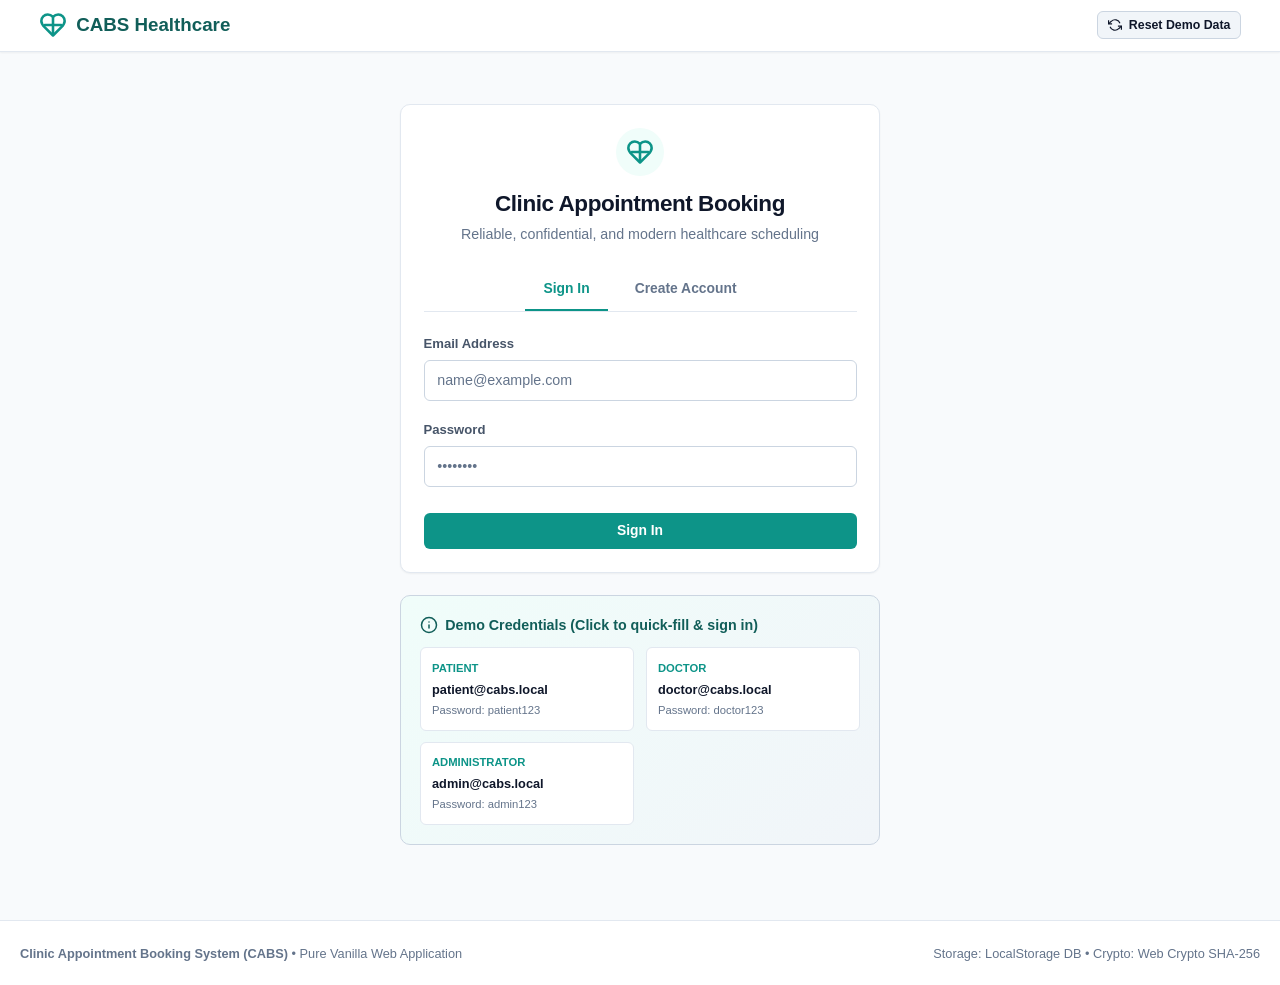
<file: index.html>
<!DOCTYPE html>
<html lang="en">
<head>
  <meta charset="UTF-8">
  <meta name="viewport" content="width=device-width, initial-scale=1.0">
  <meta name="description" content="Clinic Appointment Booking System (CABS) - Plain HTML/CSS/Vanilla JS Healthcare Scheduling">
  <title>Clinic Appointment Booking System (CABS)</title>
  <link rel="stylesheet" href="css/styles.css">
</head>
<body>
  <div id="app">
    <!-- Application Header / Navigation -->
    <header class="cabs-header">
      <div id="header-container" class="header-container">
        <!-- Rendered dynamically by app.js -->
      </div>
    </header>

    <!-- Main Viewport for Current Route Page -->
    <main id="main-viewport" class="main-viewport" role="main" aria-live="polite">
      <!-- Views injected here by SPA router -->
    </main>

    <!-- Accessible Global Footer -->
    <footer style="margin-top: auto; border-top: 1px solid var(--border-light); background: var(--bg-surface); padding: 1.5rem 1rem; text-align: center; font-size: 0.85rem; color: var(--text-muted);">
      <div style="max-width: 1240px; margin: 0 auto; display: flex; flex-wrap: wrap; justify-content: space-between; align-items: center; gap: 0.75rem;">
        <div>
          <strong>Clinic Appointment Booking System (CABS)</strong> &bull; Pure Vanilla Web Application
        </div>
        <div>
          <span>Storage: LocalStorage DB</span> &bull; <span>Crypto: Web Crypto SHA-256</span>
        </div>
      </div>
    </footer>
  </div>

  <!-- Scripts in dependency order (No build step, runs directly by opening index.html) -->
  <script src="js/models.js"></script>
  <script src="js/storage.js"></script>
  <script src="js/auth.js"></script>
  <script src="js/services.js"></script>
  <script src="js/ui.js"></script>
  <script src="js/views/authView.js"></script>
  <script src="js/views/patientViews.js"></script>
  <script src="js/views/doctorViews.js"></script>
  <script src="js/views/adminViews.js"></script>
  <script src="js/app.js"></script>
</body>
</html>
</file>
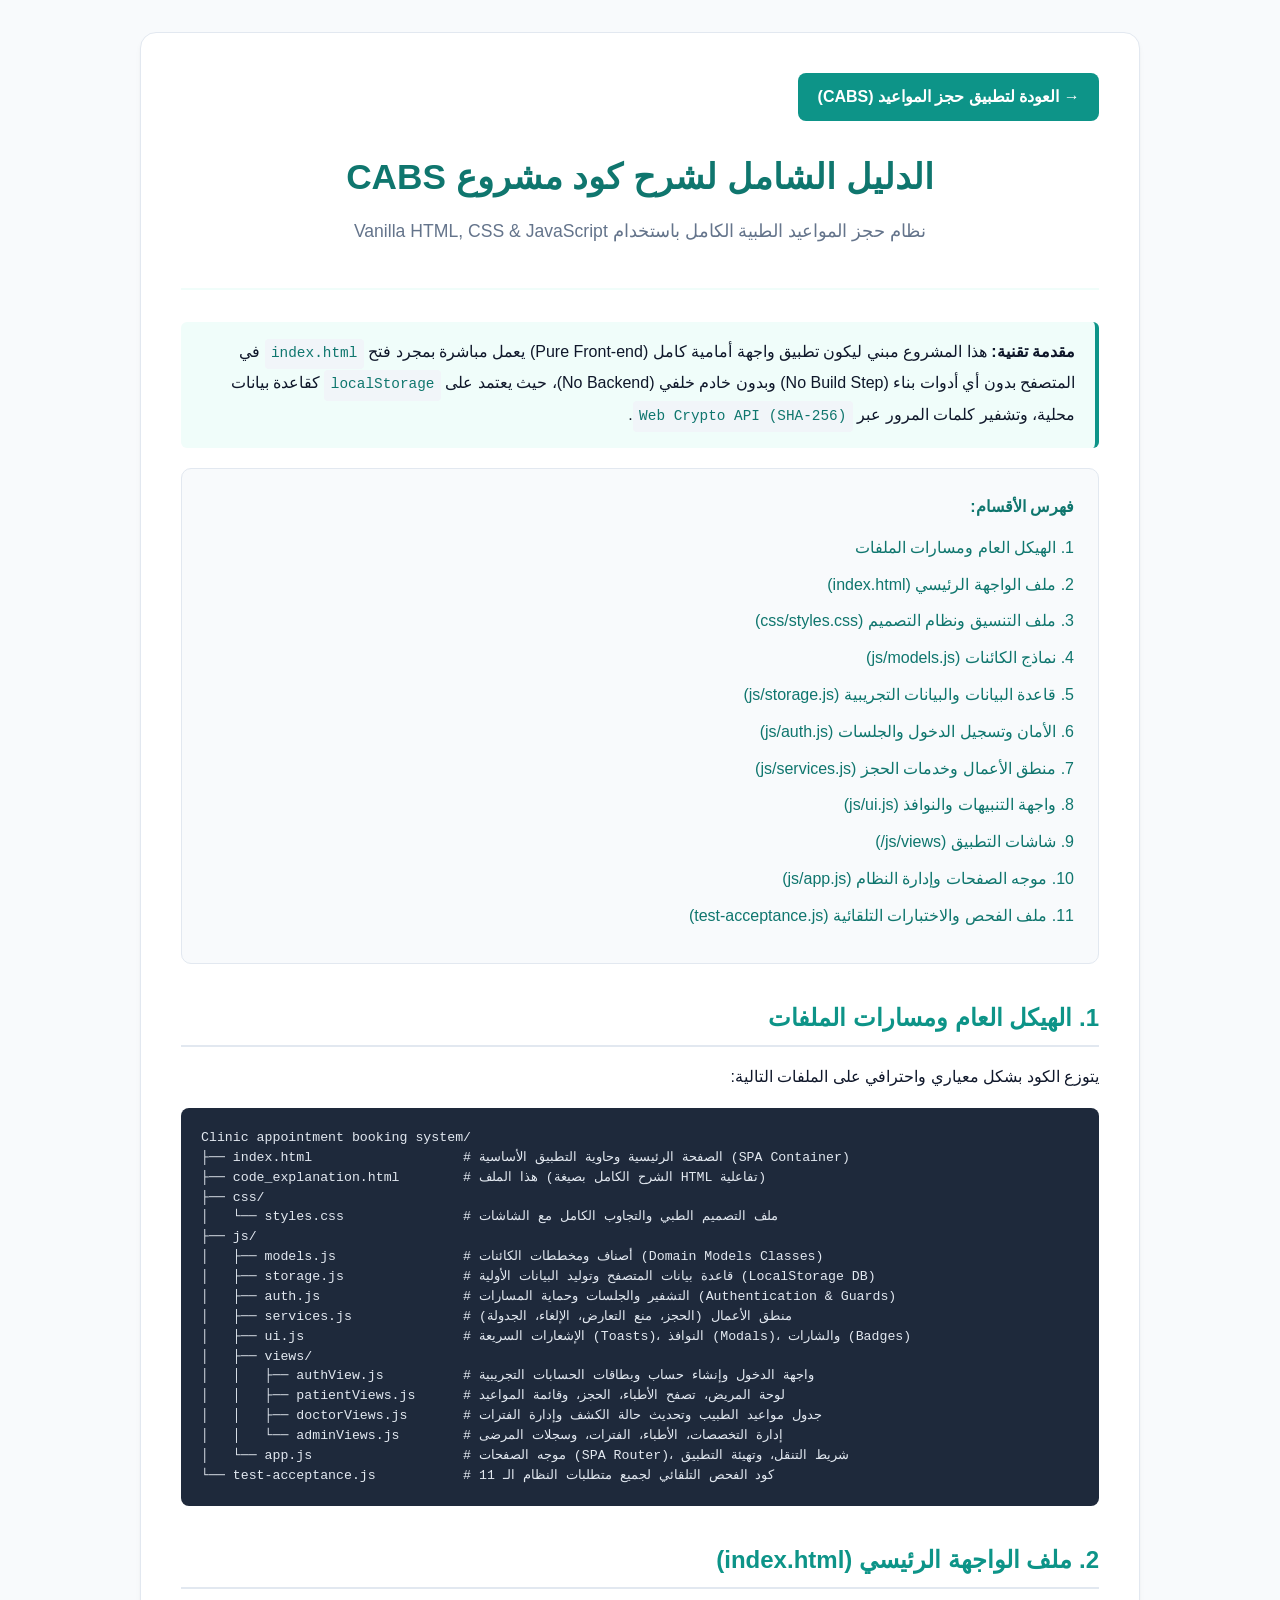
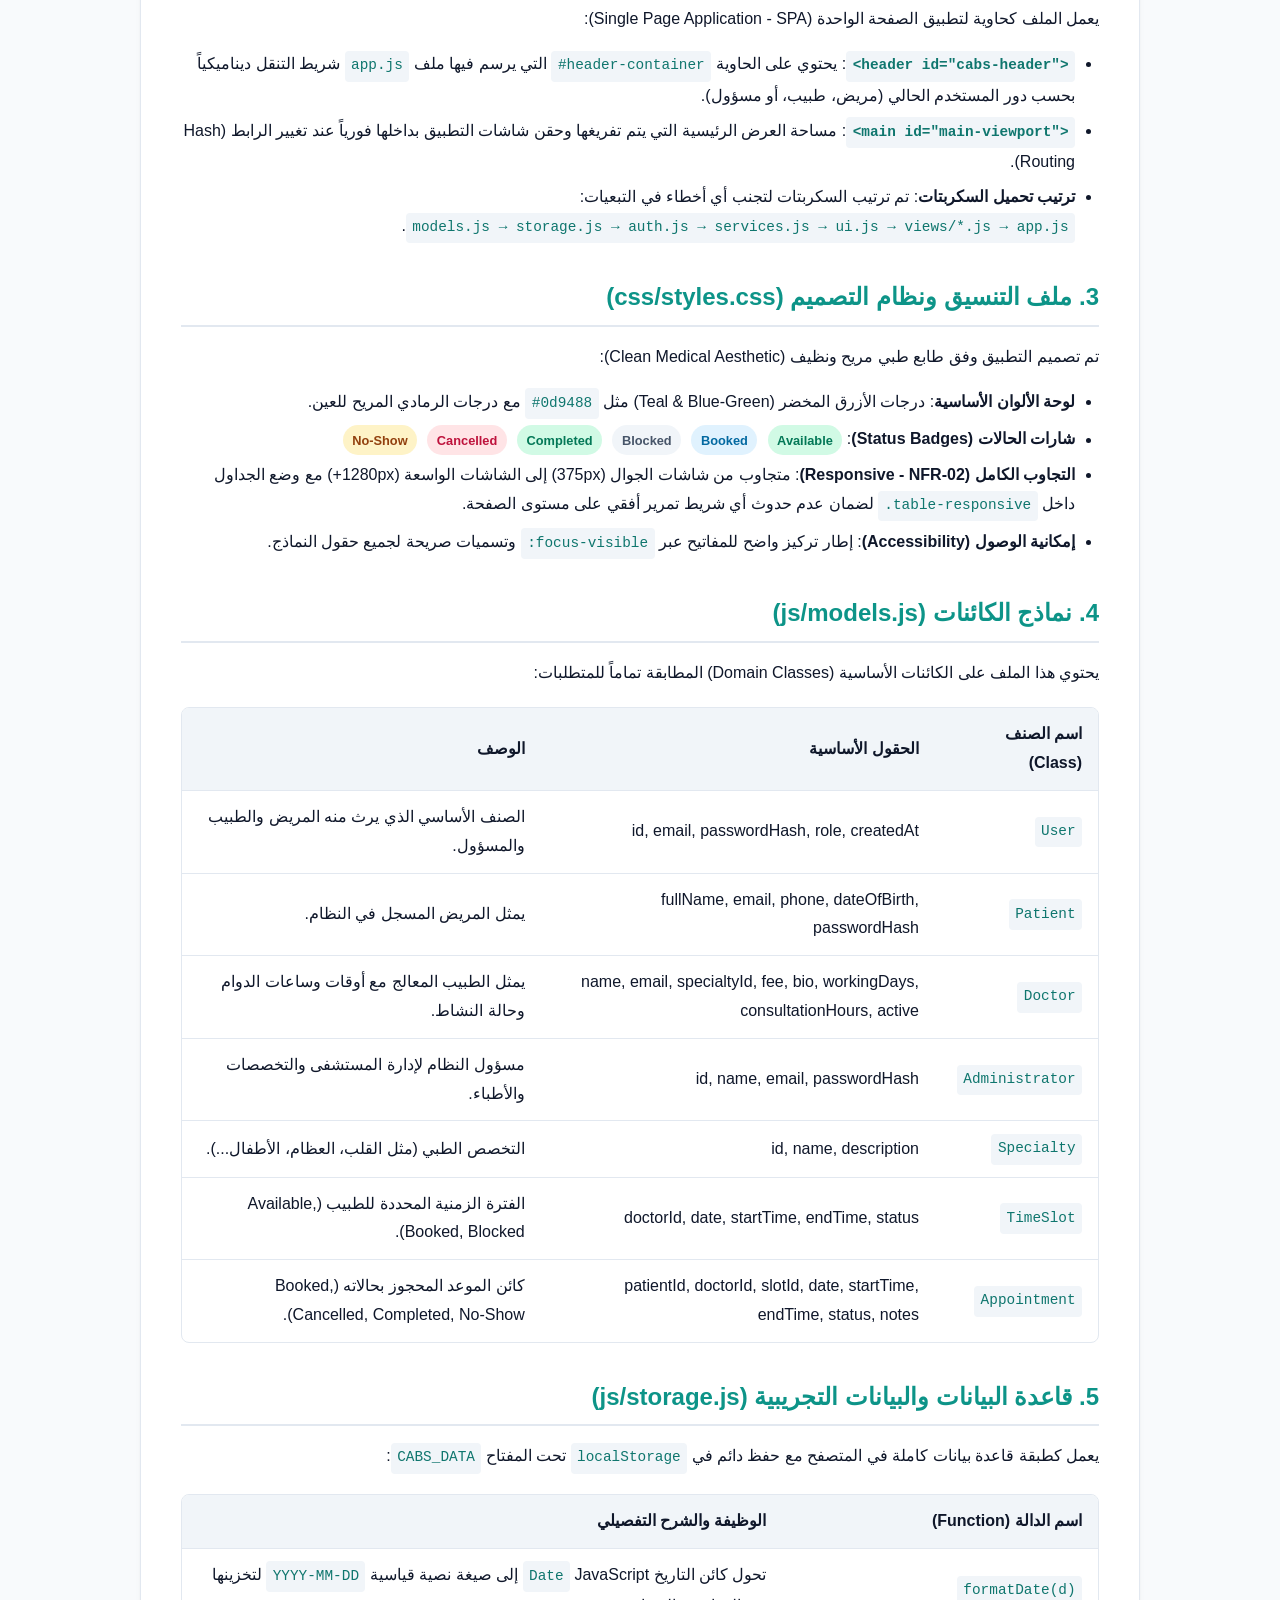
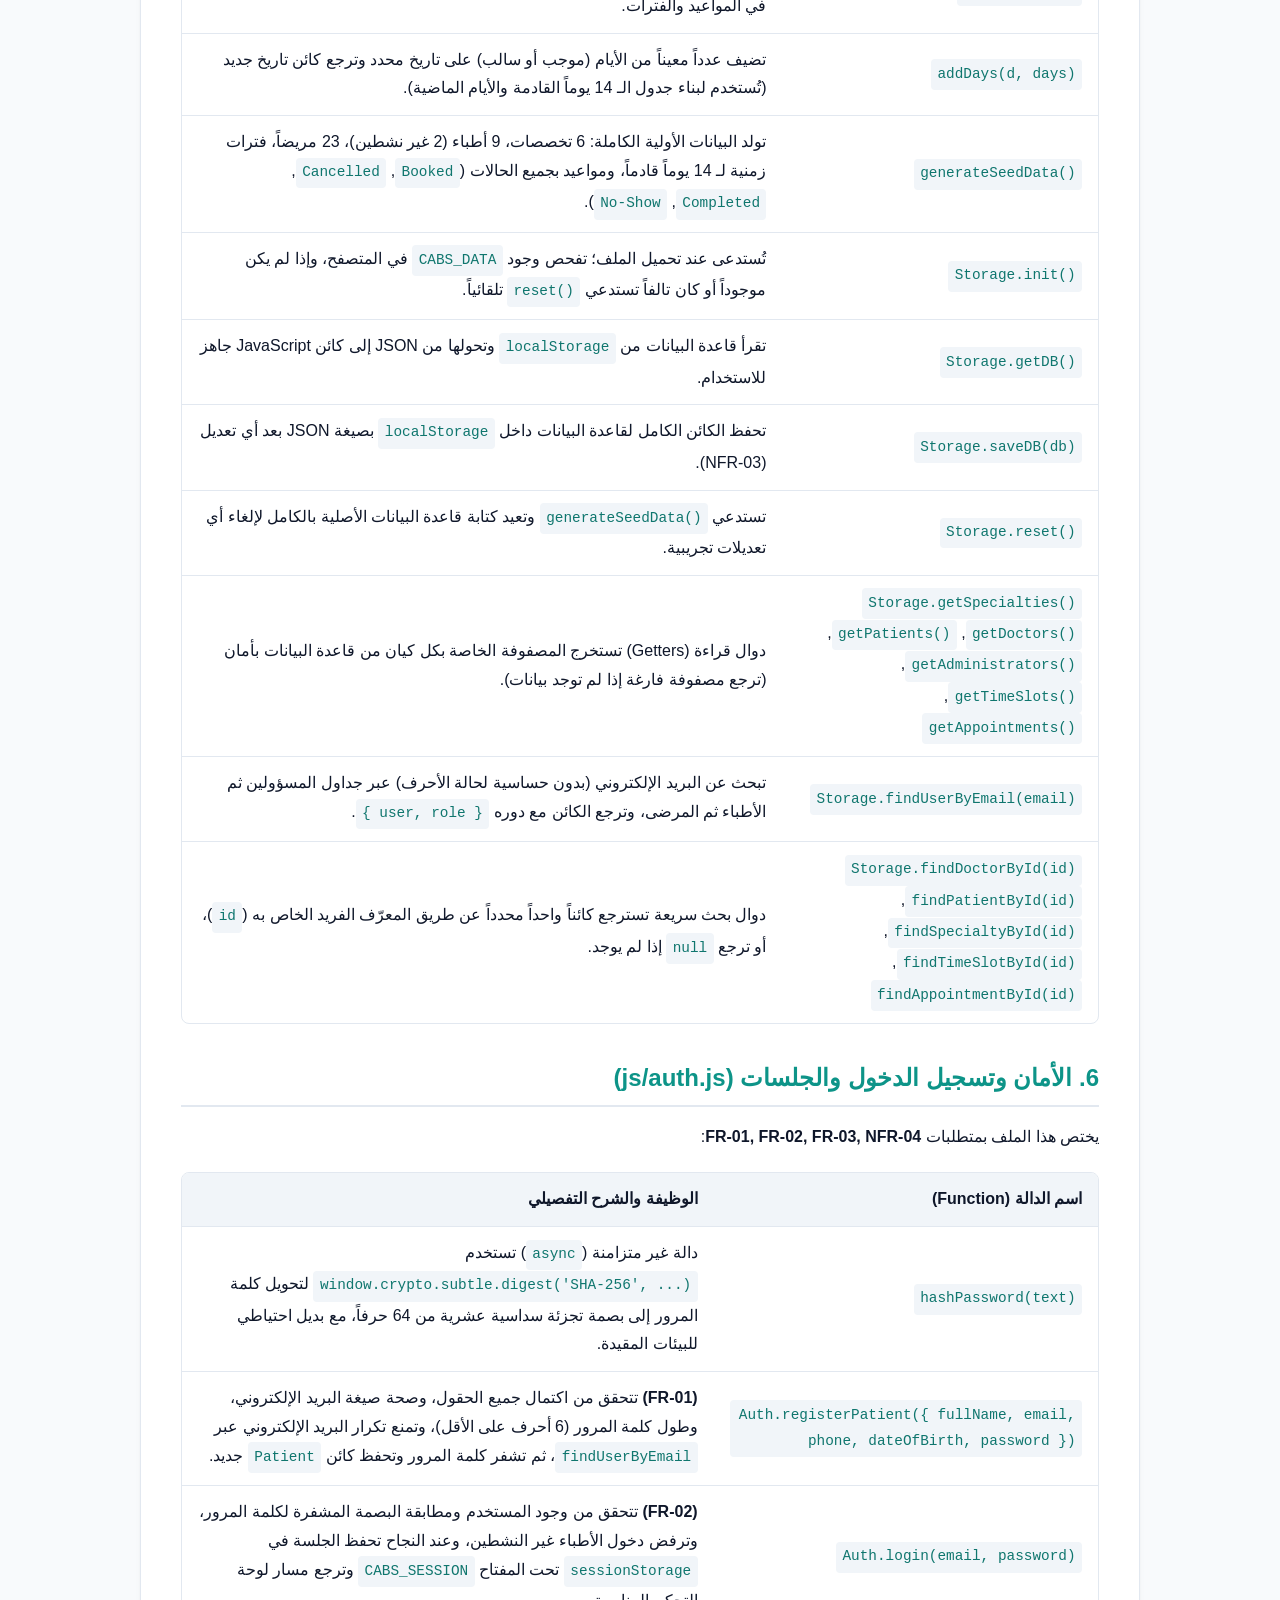
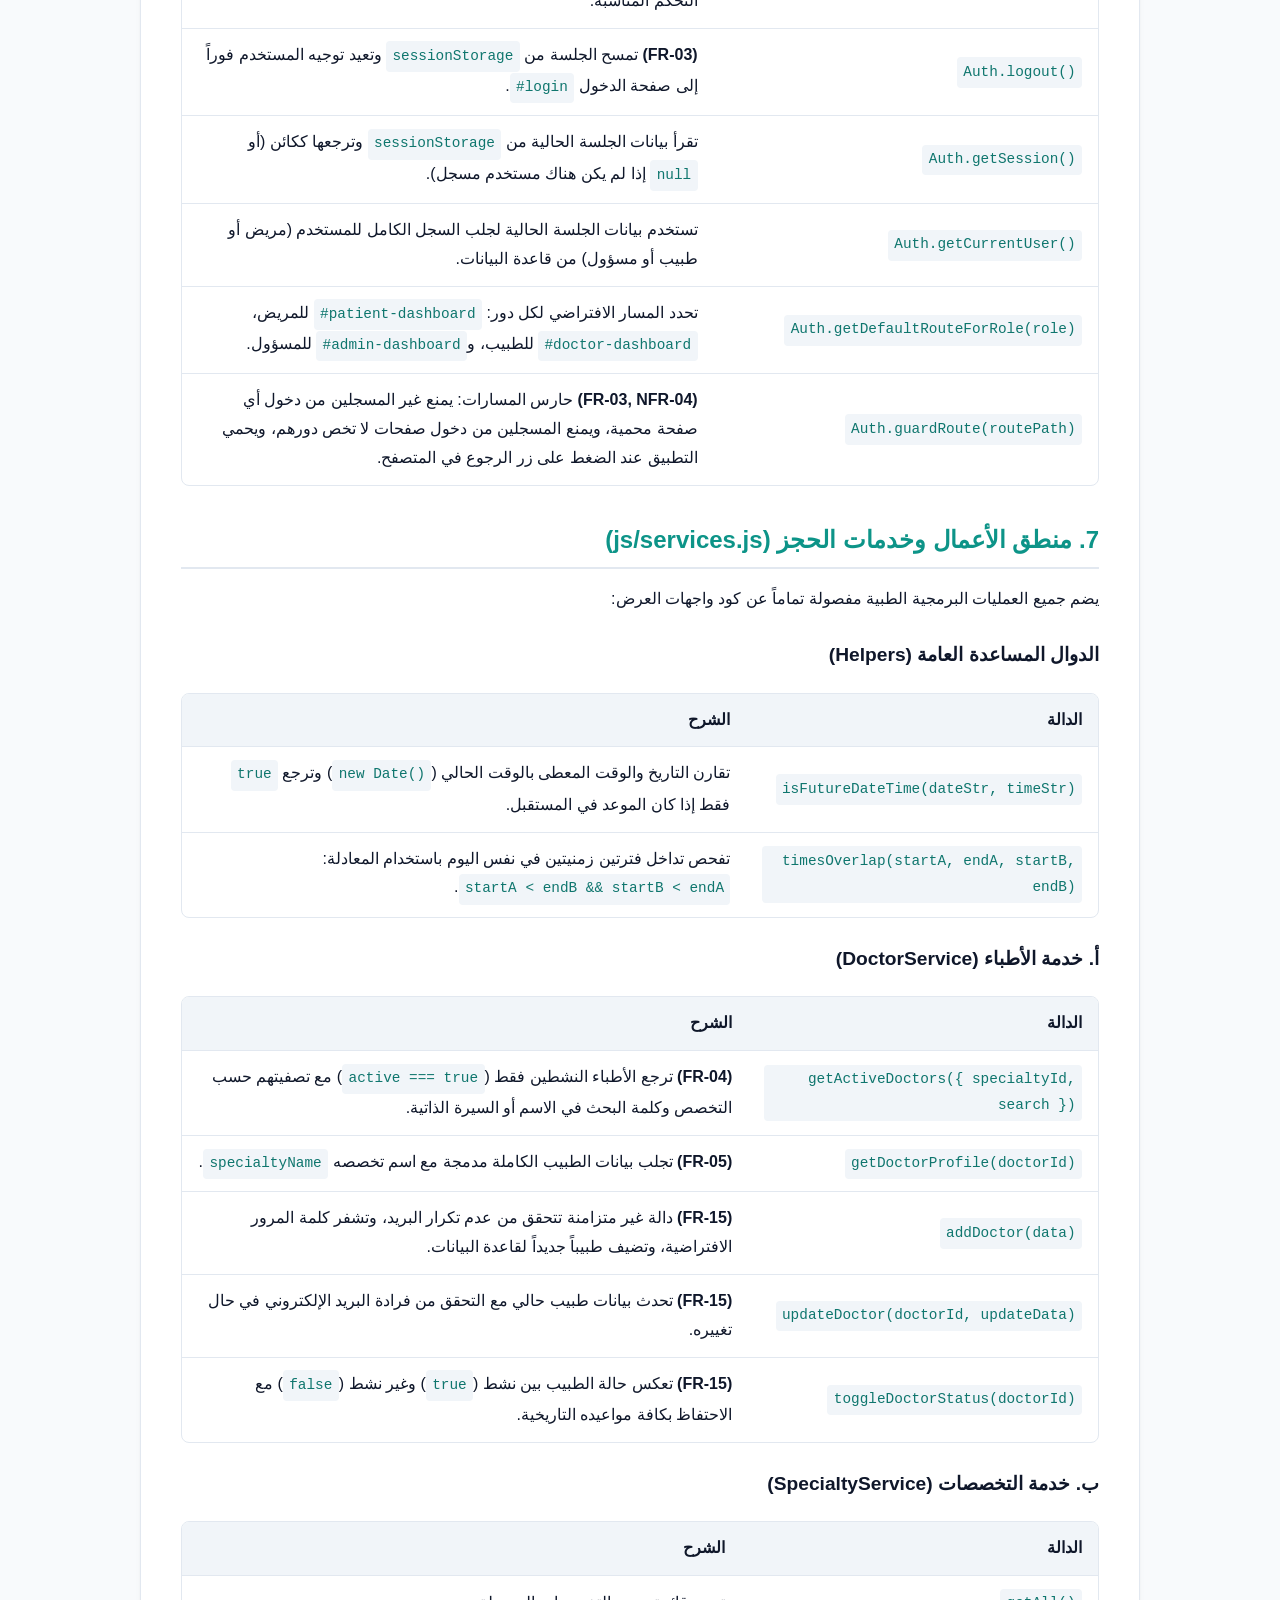
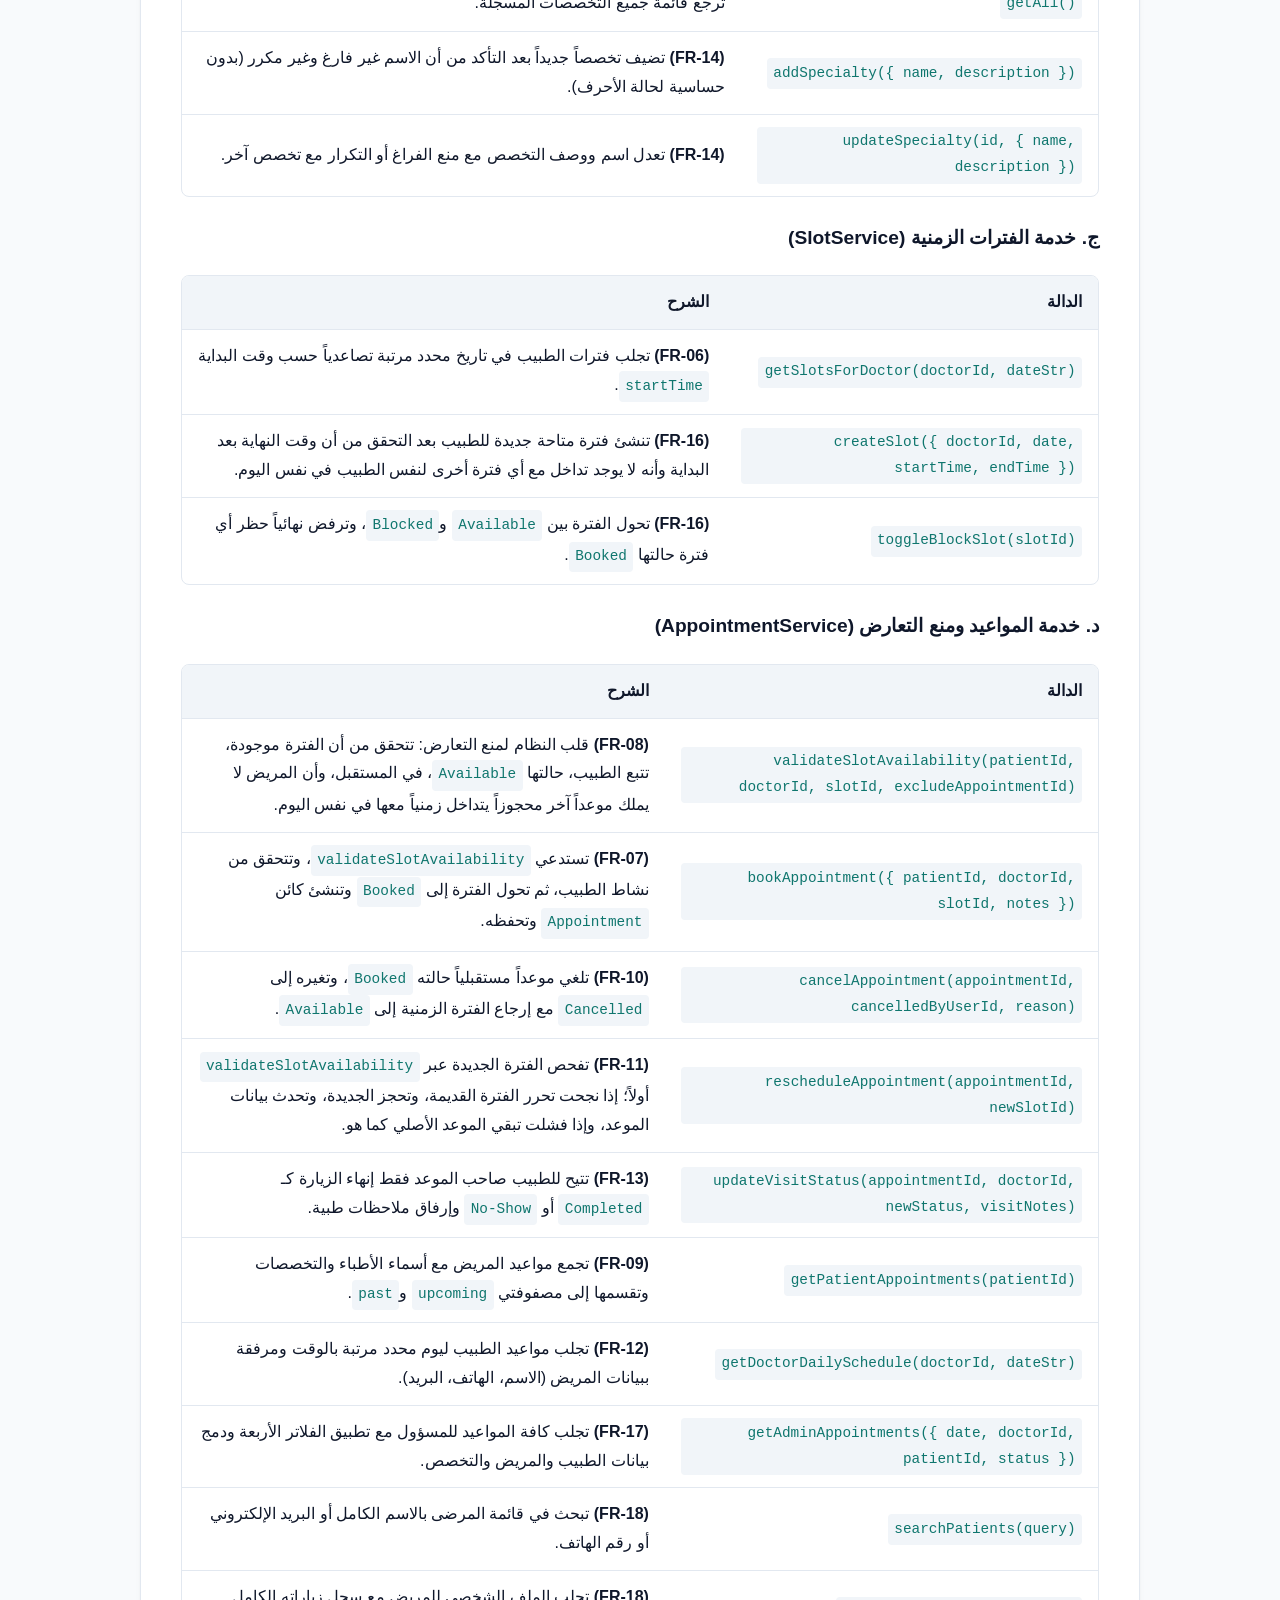
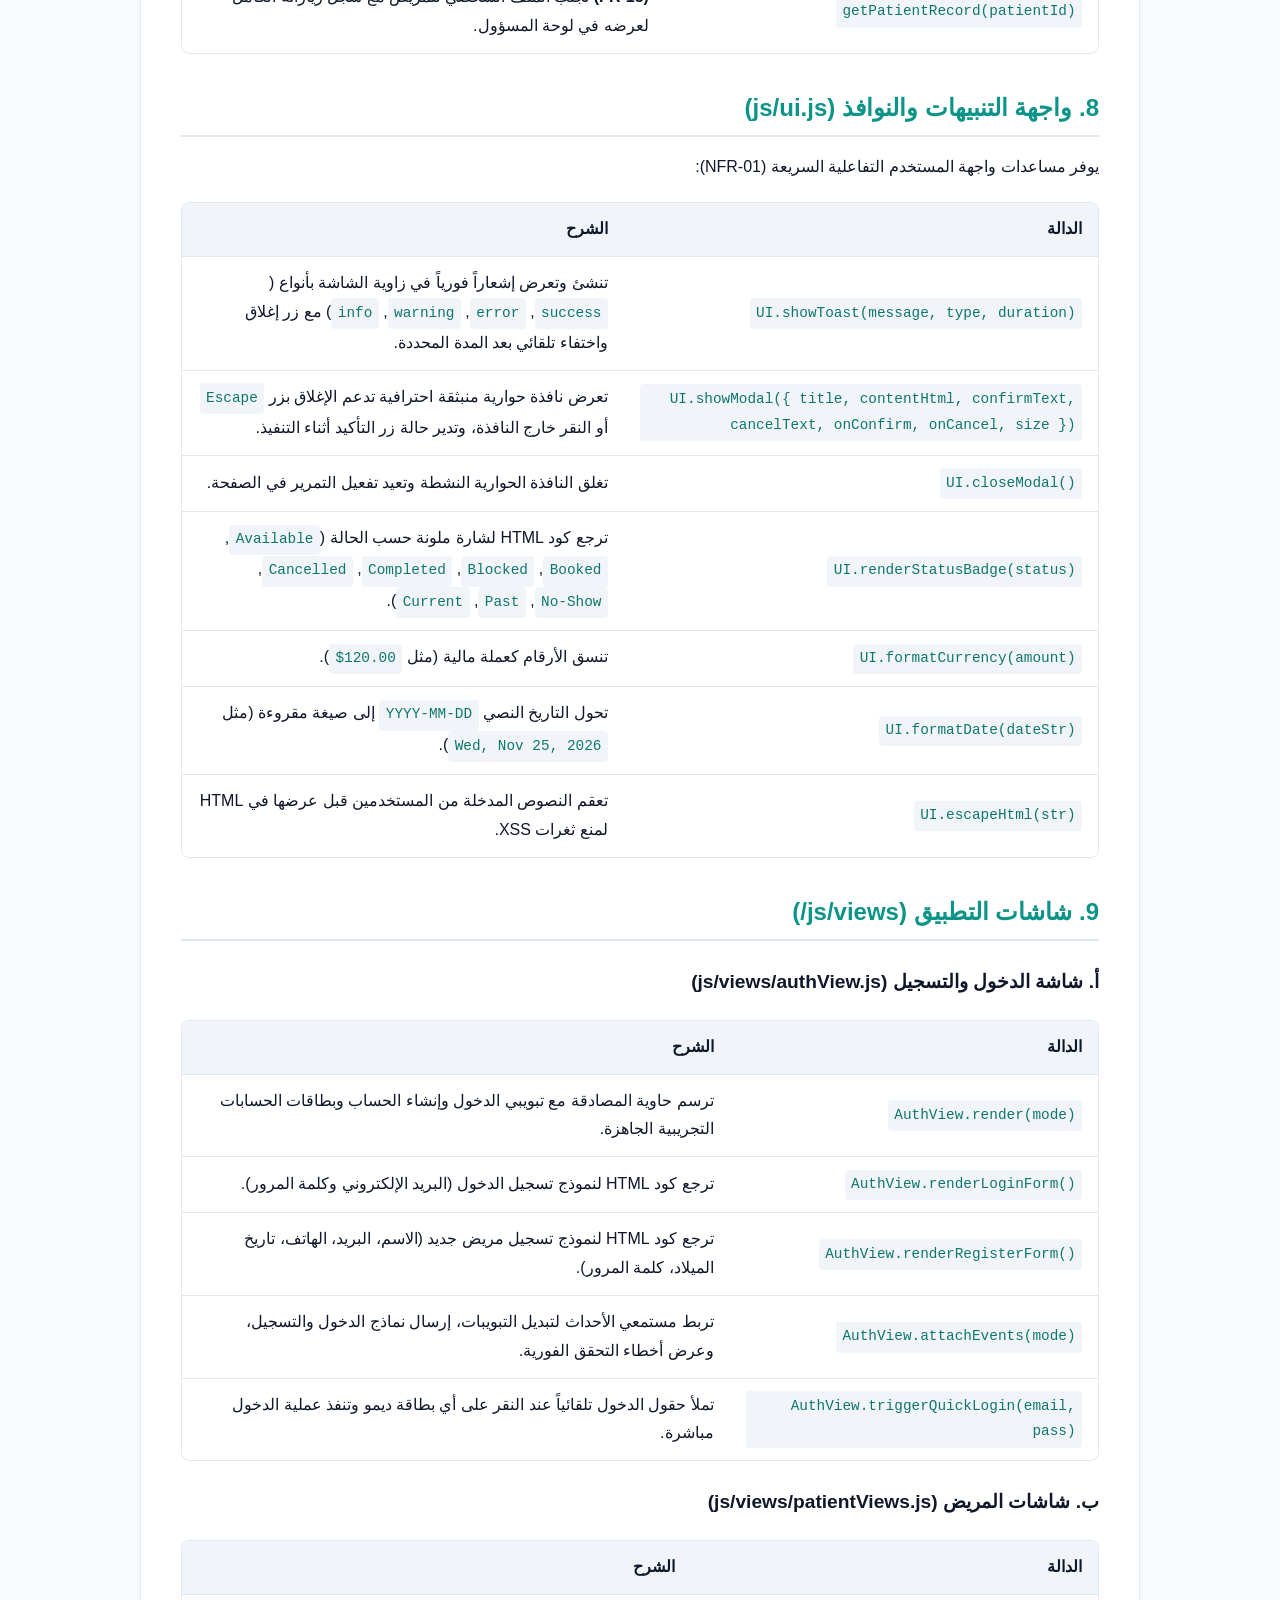
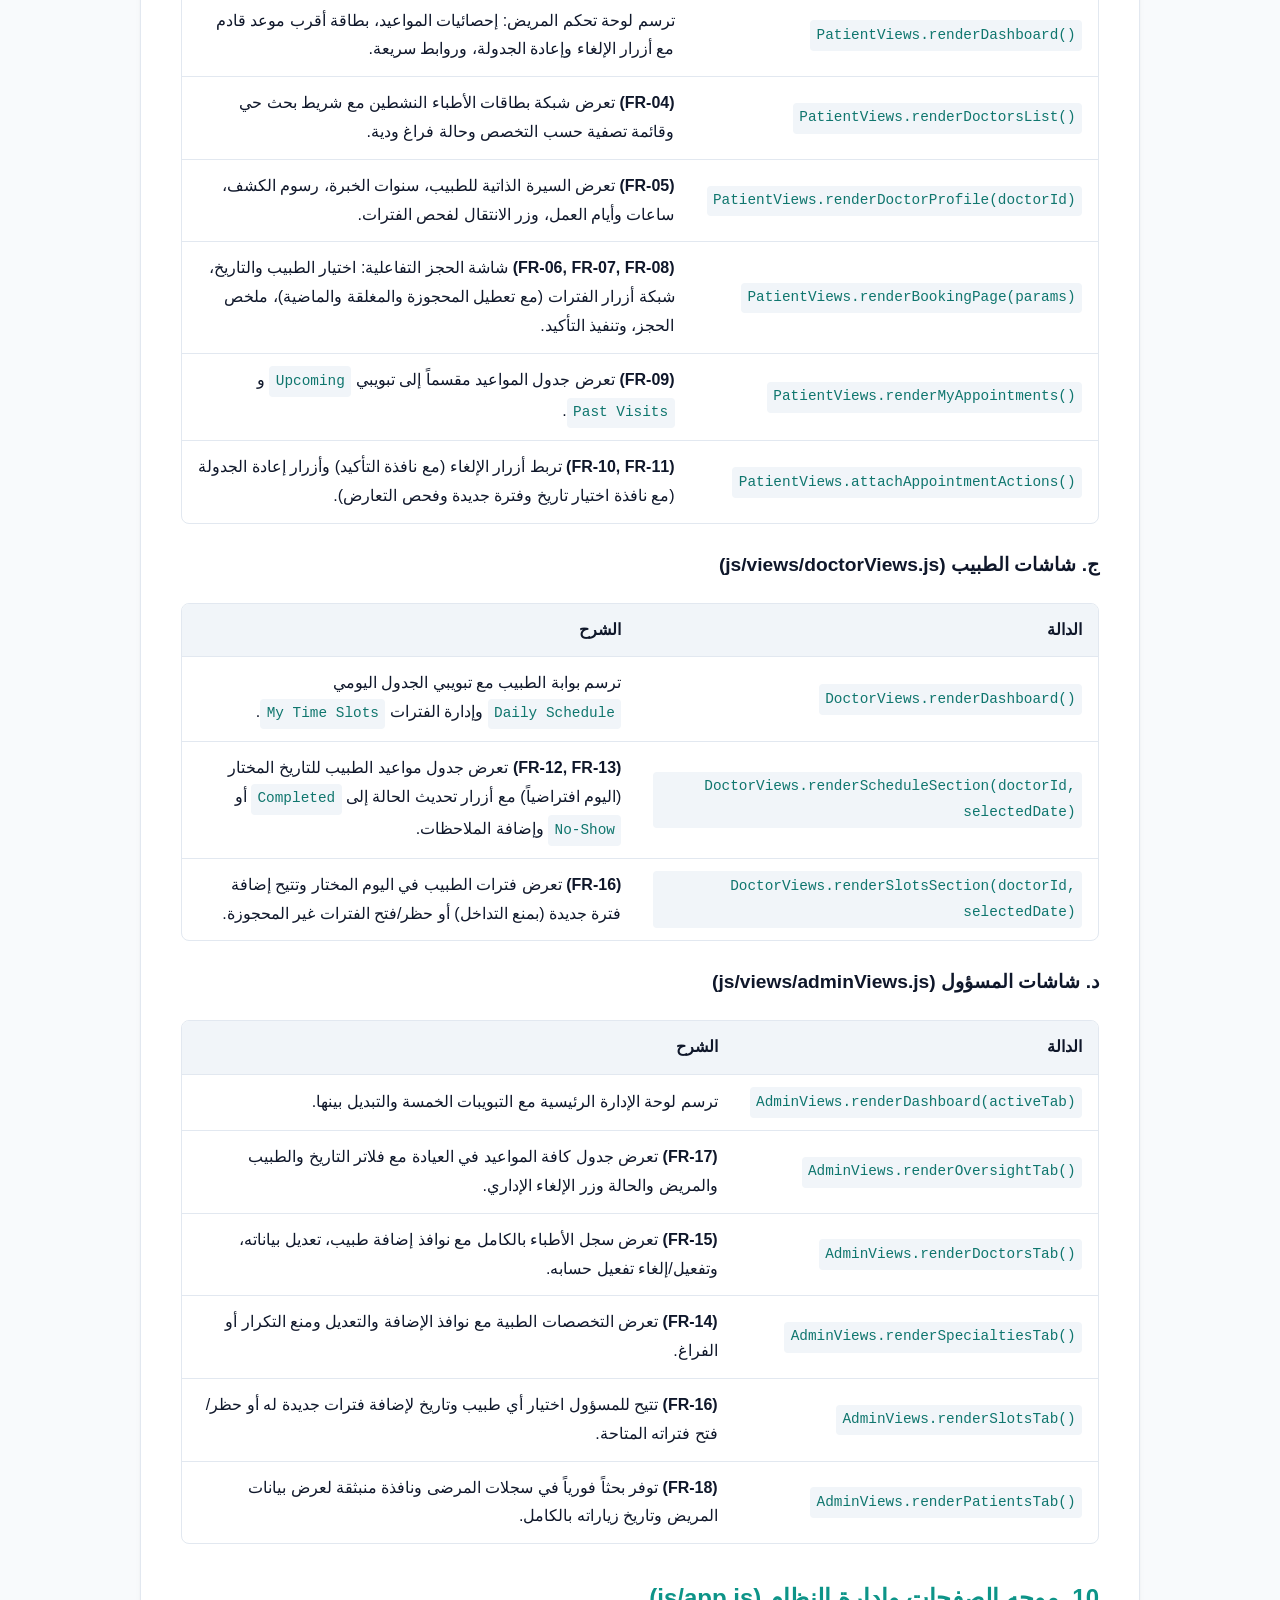
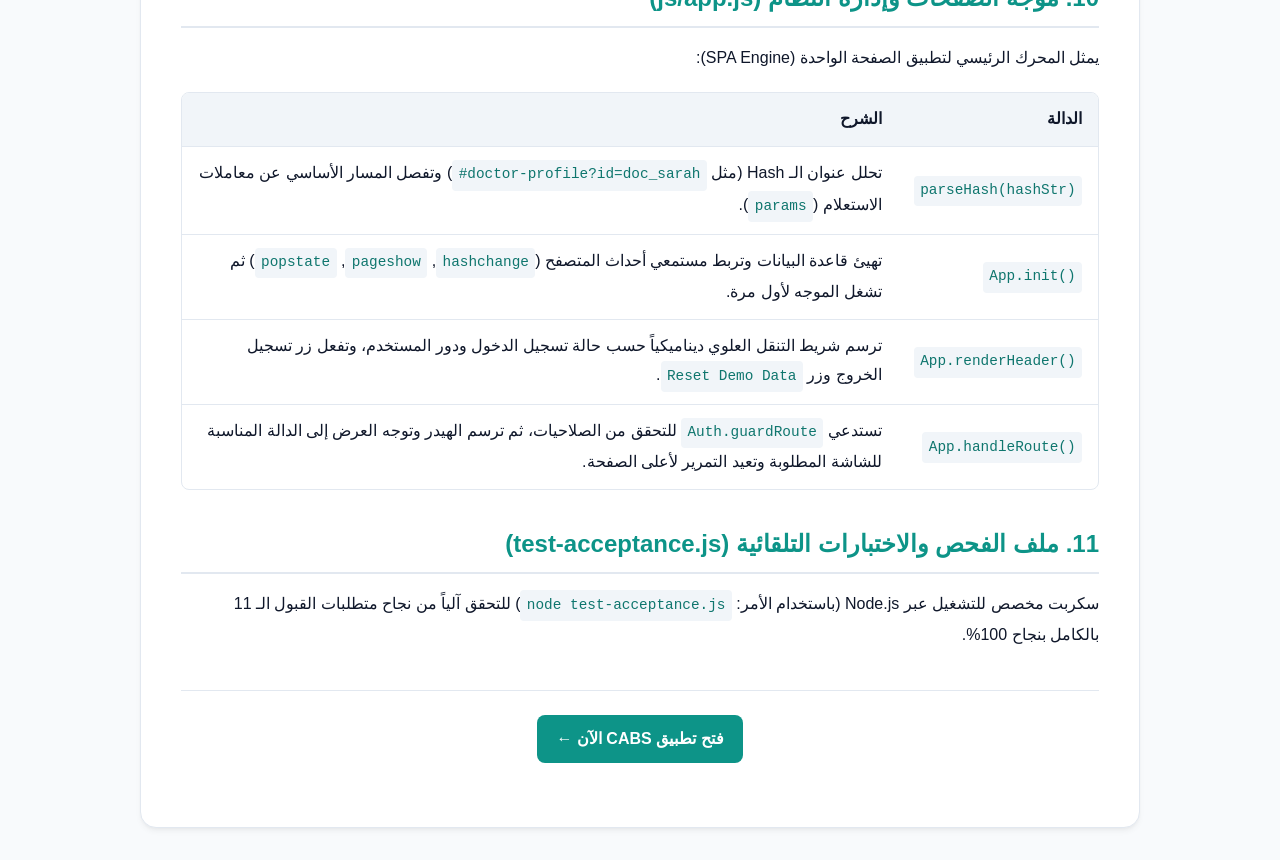
<file: code_explanation.html>
<!DOCTYPE html>
<html lang="ar" dir="rtl">
<head>
  <meta charset="UTF-8">
  <meta name="viewport" content="width=device-width, initial-scale=1.0">
  <title>الشرح الشامل لكود مشروع CABS</title>
  <style>
    :root {
      --primary: #0d9488;
      --primary-dark: #0f766e;
      --primary-light: #f0fdfa;
      --text-main: #0f172a;
      --text-muted: #64748b;
      --bg-page: #f8fafc;
      --bg-card: #ffffff;
      --border: #e2e8f0;
      --code-bg: #1e293b;
      --code-text: #e2e8f0;
    }

    * {
      box-sizing: border-box;
      margin: 0;
      padding: 0;
    }

    body {
      font-family: -apple-system, BlinkMacSystemFont, "Segoe UI", Roboto, "Helvetica Neue", Arial, sans-serif;
      background-color: var(--bg-page);
      color: var(--text-main);
      line-height: 1.8;
      font-size: 16px;
      padding: 2rem 1rem;
    }

    .container {
      max-width: 1000px;
      margin: 0 auto;
      background: var(--bg-card);
      padding: 2.5rem;
      border-radius: 16px;
      box-shadow: 0 4px 6px -1px rgba(0, 0, 0, 0.05), 0 2px 4px -2px rgba(0, 0, 0, 0.05);
      border: 1px solid var(--border);
    }

    header {
      border-bottom: 2px solid var(--primary-light);
      padding-bottom: 1.5rem;
      margin-bottom: 2rem;
      text-align: center;
    }

    h1 {
      color: var(--primary-dark);
      font-size: 2.2rem;
      margin-bottom: 0.5rem;
    }

    .subtitle {
      color: var(--text-muted);
      font-size: 1.1rem;
    }

    h2 {
      color: var(--primary);
      font-size: 1.5rem;
      margin: 2rem 0 1rem;
      padding-bottom: 0.4rem;
      border-bottom: 2px solid var(--border);
    }

    h3 {
      color: var(--text-main);
      font-size: 1.2rem;
      margin: 1.5rem 0 0.75rem;
    }

    p {
      margin-bottom: 1rem;
    }

    ul, ol {
      margin: 0 1.5rem 1.25rem 0;
    }

    li {
      margin-bottom: 0.4rem;
    }

    /* Code blocks */
    pre {
      background-color: var(--code-bg);
      color: var(--code-text);
      padding: 1.25rem;
      border-radius: 8px;
      overflow-x: auto;
      direction: ltr;
      text-align: left;
      font-family: Consolas, "Courier New", monospace;
      font-size: 0.92rem;
      margin: 1rem 0 1.5rem;
      line-height: 1.5;
    }

    code {
      font-family: Consolas, "Courier New", monospace;
      background-color: #f1f5f9;
      color: #0f766e;
      padding: 0.15rem 0.4rem;
      border-radius: 4px;
      font-size: 0.9em;
      direction: ltr;
      display: inline-block;
    }

    pre code {
      background: none;
      color: inherit;
      padding: 0;
    }

    /* Tables */
    .table-wrapper {
      overflow-x: auto;
      margin: 1.25rem 0;
      border: 1px solid var(--border);
      border-radius: 8px;
    }

    table {
      width: 100%;
      border-collapse: collapse;
      text-align: right;
    }

    th {
      background-color: #f1f5f9;
      color: var(--text-main);
      padding: 0.75rem 1rem;
      font-weight: 700;
      border-bottom: 1px solid var(--border);
    }

    td {
      padding: 0.75rem 1rem;
      border-bottom: 1px solid var(--border);
    }

    tr:last-child td {
      border-bottom: none;
    }

    /* Badges */
    .badge {
      display: inline-block;
      padding: 0.2rem 0.6rem;
      border-radius: 9999px;
      font-size: 0.8rem;
      font-weight: 700;
      margin-left: 0.35rem;
    }

    .badge-teal   { background: #ccfbf1; color: #0f766e; }
    .badge-blue   { background: #e0f2fe; color: #0369a1; }
    .badge-green  { background: #d1fae5; color: #047857; }
    .badge-gray   { background: #f1f5f9; color: #475569; }
    .badge-red    { background: #ffe4e6; color: #be123c; }
    .badge-orange { background: #fef3c7; color: #92400e; }

    /* Highlights */
    .highlight-box {
      background-color: var(--primary-light);
      border-right: 4px solid var(--primary);
      padding: 1rem 1.25rem;
      border-radius: 6px;
      margin: 1.25rem 0;
    }

    .toc {
      background: #f8fafc;
      border: 1px solid var(--border);
      padding: 1.5rem;
      border-radius: 10px;
      margin-bottom: 2rem;
    }

    .toc-title {
      font-weight: 700;
      margin-bottom: 0.75rem;
      color: var(--primary-dark);
    }

    .toc ul {
      list-style-type: none;
      margin: 0;
      padding: 0;
    }

    .toc li {
      margin-bottom: 0.5rem;
    }

    .toc a {
      color: var(--primary-dark);
      text-decoration: none;
      font-weight: 500;
    }

    .toc a:hover {
      text-decoration: underline;
    }

    .btn-return {
      display: inline-flex;
      align-items: center;
      gap: 0.5rem;
      background: var(--primary);
      color: #fff;
      padding: 0.6rem 1.2rem;
      border-radius: 8px;
      text-decoration: none;
      font-weight: 600;
      margin-bottom: 1.5rem;
    }

    .btn-return:hover {
      background: var(--primary-dark);
    }
  </style>
</head>
<body>

  <div class="container">
    <a href="index.html" class="btn-return">
      &rarr; العودة لتطبيق حجز المواعيد (CABS)
    </a>

    <header>
      <h1>الدليل الشامل لشرح كود مشروع CABS</h1>
      <p class="subtitle">نظام حجز المواعيد الطبية الكامل باستخدام Vanilla HTML, CSS & JavaScript</p>
    </header>

    <div class="highlight-box">
      <strong>مقدمة تقنية:</strong> هذا المشروع مبني ليكون تطبيق واجهة أمامية كامل (Pure Front-end) يعمل مباشرة بمجرد فتح <code>index.html</code> في المتصفح بدون أي أدوات بناء (No Build Step) وبدون خادم خلفي (No Backend)، حيث يعتمد على <code>localStorage</code> كقاعدة بيانات محلية، وتشفير كلمات المرور عبر <code>Web Crypto API (SHA-256)</code>.
    </div>

    <!-- فهرس المحتويات -->
    <div class="toc">
      <div class="toc-title">فهرس الأقسام:</div>
      <ul>
        <li><a href="#section-1">1. الهيكل العام ومسارات الملفات</a></li>
        <li><a href="#section-2">2. ملف الواجهة الرئيسي (index.html)</a></li>
        <li><a href="#section-3">3. ملف التنسيق ونظام التصميم (css/styles.css)</a></li>
        <li><a href="#section-4">4. نماذج الكائنات (js/models.js)</a></li>
        <li><a href="#section-5">5. قاعدة البيانات والبيانات التجريبية (js/storage.js)</a></li>
        <li><a href="#section-6">6. الأمان وتسجيل الدخول والجلسات (js/auth.js)</a></li>
        <li><a href="#section-7">7. منطق الأعمال وخدمات الحجز (js/services.js)</a></li>
        <li><a href="#section-8">8. واجهة التنبيهات والنوافذ (js/ui.js)</a></li>
        <li><a href="#section-9">9. شاشات التطبيق (js/views/)</a></li>
        <li><a href="#section-10">10. موجه الصفحات وإدارة النظام (js/app.js)</a></li>
        <li><a href="#section-11">11. ملف الفحص والاختبارات التلقائية (test-acceptance.js)</a></li>
      </ul>
    </div>

    <!-- قسم 1 -->
    <h2 id="section-1">1. الهيكل العام ومسارات الملفات</h2>
    <p>يتوزع الكود بشكل معياري واحترافي على الملفات التالية:</p>
    <pre><code>Clinic appointment booking system/
├── index.html                   # الصفحة الرئيسية وحاوية التطبيق الأساسية (SPA Container)
├── code_explanation.html        # هذا الملف (الشرح الكامل بصيغة HTML تفاعلية)
├── css/
│   └── styles.css               # ملف التصميم الطبي والتجاوب الكامل مع الشاشات
├── js/
│   ├── models.js                # أصناف ومخططات الكائنات (Domain Models Classes)
│   ├── storage.js               # قاعدة بيانات المتصفح وتوليد البيانات الأولية (LocalStorage DB)
│   ├── auth.js                  # التشفير والجلسات وحماية المسارات (Authentication & Guards)
│   ├── services.js              # منطق الأعمال (الحجز، منع التعارض، الإلغاء، الجدولة)
│   ├── ui.js                    # الإشعارات السريعة (Toasts)، النوافذ (Modals)، والشارات (Badges)
│   ├── views/
│   │   ├── authView.js          # واجهة الدخول وإنشاء حساب وبطاقات الحسابات التجريبية
│   │   ├── patientViews.js      # لوحة المريض، تصفح الأطباء، الحجز، وقائمة المواعيد
│   │   ├── doctorViews.js       # جدول مواعيد الطبيب وتحديث حالة الكشف وإدارة الفترات
│   │   └── adminViews.js        # إدارة التخصصات، الأطباء، الفترات، وسجلات المرضى
│   └── app.js                   # موجه الصفحات (SPA Router)، شريط التنقل، وتهيئة التطبيق
└── test-acceptance.js           # كود الفحص التلقائي لجميع متطلبات النظام الـ 11</code></pre>

    <!-- قسم 2 -->
    <h2 id="section-2">2. ملف الواجهة الرئيسي (index.html)</h2>
    <p>يعمل الملف كحاوية لتطبيق الصفحة الواحدة (Single Page Application - SPA):</p>
    <ul>
      <li><strong><code>&lt;header id="cabs-header"&gt;</code></strong>: يحتوي على الحاوية <code>#header-container</code> التي يرسم فيها ملف <code>app.js</code> شريط التنقل ديناميكياً بحسب دور المستخدم الحالي (مريض، طبيب، أو مسؤول).</li>
      <li><strong><code>&lt;main id="main-viewport"&gt;</code></strong>: مساحة العرض الرئيسية التي يتم تفريغها وحقن شاشات التطبيق بداخلها فورياً عند تغيير الرابط (Hash Routing).</li>
      <li><strong>ترتيب تحميل السكربتات</strong>: تم ترتيب السكربتات لتجنب أي أخطاء في التبعيات:
        <code>models.js &rarr; storage.js &rarr; auth.js &rarr; services.js &rarr; ui.js &rarr; views/*.js &rarr; app.js</code>.
      </li>
    </ul>

    <!-- قسم 3 -->
    <h2 id="section-3">3. ملف التنسيق ونظام التصميم (css/styles.css)</h2>
    <p>تم تصميم التطبيق وفق طابع طبي مريح ونظيف (Clean Medical Aesthetic):</p>
    <ul>
      <li><strong>لوحة الألوان الأساسية</strong>: درجات الأزرق المخضر (Teal & Blue-Green) مثل <code>#0d9488</code> مع درجات الرمادي المريح للعين.</li>
      <li><strong>شارات الحالات (Status Badges)</strong>:
        <span class="badge badge-green">Available</span>
        <span class="badge badge-blue">Booked</span>
        <span class="badge badge-gray">Blocked</span>
        <span class="badge badge-green">Completed</span>
        <span class="badge badge-red">Cancelled</span>
        <span class="badge badge-orange">No-Show</span>
      </li>
      <li><strong>التجاوب الكامل (Responsive - NFR-02)</strong>: متجاوب من شاشات الجوال (375px) إلى الشاشات الواسعة (1280px+) مع وضع الجداول داخل <code>.table-responsive</code> لضمان عدم حدوث أي شريط تمرير أفقي على مستوى الصفحة.</li>
      <li><strong>إمكانية الوصول (Accessibility)</strong>: إطار تركيز واضح للمفاتيح عبر <code>:focus-visible</code> وتسميات صريحة لجميع حقول النماذج.</li>
    </ul>

    <!-- قسم 4 -->
    <h2 id="section-4">4. نماذج الكائنات (js/models.js)</h2>
    <p>يحتوي هذا الملف على الكائنات الأساسية (Domain Classes) المطابقة تماماً للمتطلبات:</p>
    <div class="table-wrapper">
      <table>
        <thead>
          <tr>
            <th>اسم الصنف (Class)</th>
            <th>الحقول الأساسية</th>
            <th>الوصف</th>
          </tr>
        </thead>
        <tbody>
          <tr>
            <td><code>User</code></td>
            <td>id, email, passwordHash, role, createdAt</td>
            <td>الصنف الأساسي الذي يرث منه المريض والطبيب والمسؤول.</td>
          </tr>
          <tr>
            <td><code>Patient</code></td>
            <td>fullName, email, phone, dateOfBirth, passwordHash</td>
            <td>يمثل المريض المسجل في النظام.</td>
          </tr>
          <tr>
            <td><code>Doctor</code></td>
            <td>name, email, specialtyId, fee, bio, workingDays, consultationHours, active</td>
            <td>يمثل الطبيب المعالج مع أوقات وساعات الدوام وحالة النشاط.</td>
          </tr>
          <tr>
            <td><code>Administrator</code></td>
            <td>id, name, email, passwordHash</td>
            <td>مسؤول النظام لإدارة المستشفى والتخصصات والأطباء.</td>
          </tr>
          <tr>
            <td><code>Specialty</code></td>
            <td>id, name, description</td>
            <td>التخصص الطبي (مثل القلب، العظام، الأطفال...).</td>
          </tr>
          <tr>
            <td><code>TimeSlot</code></td>
            <td>doctorId, date, startTime, endTime, status</td>
            <td>الفترة الزمنية المحددة للطبيب (Available, Booked, Blocked).</td>
          </tr>
          <tr>
            <td><code>Appointment</code></td>
            <td>patientId, doctorId, slotId, date, startTime, endTime, status, notes</td>
            <td>كائن الموعد المحجوز بحالاته (Booked, Cancelled, Completed, No-Show).</td>
          </tr>
        </tbody>
      </table>
    </div>

    <!-- قسم 5 -->
    <h2 id="section-5">5. قاعدة البيانات والبيانات التجريبية (js/storage.js)</h2>
    <p>يعمل كطبقة قاعدة بيانات كاملة في المتصفح مع حفظ دائم في <code>localStorage</code> تحت المفتاح <code>CABS_DATA</code>:</p>
    <div class="table-wrapper">
      <table>
        <thead>
          <tr>
            <th>اسم الدالة (Function)</th>
            <th>الوظيفة والشرح التفصيلي</th>
          </tr>
        </thead>
        <tbody>
          <tr>
            <td><code>formatDate(d)</code></td>
            <td>تحول كائن التاريخ JavaScript <code>Date</code> إلى صيغة نصية قياسية <code>YYYY-MM-DD</code> لتخزينها في المواعيد والفترات.</td>
          </tr>
          <tr>
            <td><code>addDays(d, days)</code></td>
            <td>تضيف عدداً معيناً من الأيام (موجب أو سالب) على تاريخ محدد وترجع كائن تاريخ جديد (تُستخدم لبناء جدول الـ 14 يوماً القادمة والأيام الماضية).</td>
          </tr>
          <tr>
            <td><code>generateSeedData()</code></td>
            <td>تولد البيانات الأولية الكاملة: 6 تخصصات، 9 أطباء (2 غير نشطين)، 23 مريضاً، فترات زمنية لـ 14 يوماً قادماً، ومواعيد بجميع الحالات (<code>Booked</code>, <code>Cancelled</code>, <code>Completed</code>, <code>No-Show</code>).</td>
          </tr>
          <tr>
            <td><code>Storage.init()</code></td>
            <td>تُستدعى عند تحميل الملف؛ تفحص وجود <code>CABS_DATA</code> في المتصفح، وإذا لم يكن موجوداً أو كان تالفاً تستدعي <code>reset()</code> تلقائياً.</td>
          </tr>
          <tr>
            <td><code>Storage.getDB()</code></td>
            <td>تقرأ قاعدة البيانات من <code>localStorage</code> وتحولها من JSON إلى كائن JavaScript جاهز للاستخدام.</td>
          </tr>
          <tr>
            <td><code>Storage.saveDB(db)</code></td>
            <td>تحفظ الكائن الكامل لقاعدة البيانات داخل <code>localStorage</code> بصيغة JSON بعد أي تعديل (NFR-03).</td>
          </tr>
          <tr>
            <td><code>Storage.reset()</code></td>
            <td>تستدعي <code>generateSeedData()</code> وتعيد كتابة قاعدة البيانات الأصلية بالكامل لإلغاء أي تعديلات تجريبية.</td>
          </tr>
          <tr>
            <td><code>Storage.getSpecialties()</code><br><code>getDoctors()</code>, <code>getPatients()</code>,<br><code>getAdministrators()</code>,<br><code>getTimeSlots()</code>, <code>getAppointments()</code></td>
            <td>دوال قراءة (Getters) تستخرج المصفوفة الخاصة بكل كيان من قاعدة البيانات بأمان (ترجع مصفوفة فارغة إذا لم توجد بيانات).</td>
          </tr>
          <tr>
            <td><code>Storage.findUserByEmail(email)</code></td>
            <td>تبحث عن البريد الإلكتروني (بدون حساسية لحالة الأحرف) عبر جداول المسؤولين ثم الأطباء ثم المرضى، وترجع الكائن مع دوره <code>{ user, role }</code>.</td>
          </tr>
          <tr>
            <td><code>Storage.findDoctorById(id)</code><br><code>findPatientById(id)</code>,<br><code>findSpecialtyById(id)</code>,<br><code>findTimeSlotById(id)</code>,<br><code>findAppointmentById(id)</code></td>
            <td>دوال بحث سريعة تسترجع كائناً واحداً محدداً عن طريق المعرّف الفريد الخاص به (<code>id</code>)، أو ترجع <code>null</code> إذا لم يوجد.</td>
          </tr>
        </tbody>
      </table>
    </div>

    <!-- قسم 6 -->
    <h2 id="section-6">6. الأمان وتسجيل الدخول والجلسات (js/auth.js)</h2>
    <p>يختص هذا الملف بمتطلبات <strong>FR-01, FR-02, FR-03, NFR-04</strong>:</p>
    <div class="table-wrapper">
      <table>
        <thead>
          <tr>
            <th>اسم الدالة (Function)</th>
            <th>الوظيفة والشرح التفصيلي</th>
          </tr>
        </thead>
        <tbody>
          <tr>
            <td><code>hashPassword(text)</code></td>
            <td>دالة غير متزامنة (<code>async</code>) تستخدم <code>window.crypto.subtle.digest('SHA-256', ...)</code> لتحويل كلمة المرور إلى بصمة تجزئة سداسية عشرية من 64 حرفاً، مع بديل احتياطي للبيئات المقيدة.</td>
          </tr>
          <tr>
            <td><code>Auth.registerPatient({ fullName, email, phone, dateOfBirth, password })</code></td>
            <td><strong>(FR-01)</strong> تتحقق من اكتمال جميع الحقول، وصحة صيغة البريد الإلكتروني، وطول كلمة المرور (6 أحرف على الأقل)، وتمنع تكرار البريد الإلكتروني عبر <code>findUserByEmail</code>، ثم تشفر كلمة المرور وتحفظ كائن <code>Patient</code> جديد.</td>
          </tr>
          <tr>
            <td><code>Auth.login(email, password)</code></td>
            <td><strong>(FR-02)</strong> تتحقق من وجود المستخدم ومطابقة البصمة المشفرة لكلمة المرور، وترفض دخول الأطباء غير النشطين، وعند النجاح تحفظ الجلسة في <code>sessionStorage</code> تحت المفتاح <code>CABS_SESSION</code> وترجع مسار لوحة التحكم المناسبة.</td>
          </tr>
          <tr>
            <td><code>Auth.logout()</code></td>
            <td><strong>(FR-03)</strong> تمسح الجلسة من <code>sessionStorage</code> وتعيد توجيه المستخدم فوراً إلى صفحة الدخول <code>#login</code>.</td>
          </tr>
          <tr>
            <td><code>Auth.getSession()</code></td>
            <td>تقرأ بيانات الجلسة الحالية من <code>sessionStorage</code> وترجعها ككائن (أو <code>null</code> إذا لم يكن هناك مستخدم مسجل).</td>
          </tr>
          <tr>
            <td><code>Auth.getCurrentUser()</code></td>
            <td>تستخدم بيانات الجلسة الحالية لجلب السجل الكامل للمستخدم (مريض أو طبيب أو مسؤول) من قاعدة البيانات.</td>
          </tr>
          <tr>
            <td><code>Auth.getDefaultRouteForRole(role)</code></td>
            <td>تحدد المسار الافتراضي لكل دور: <code>#patient-dashboard</code> للمريض، <code>#doctor-dashboard</code> للطبيب، و<code>#admin-dashboard</code> للمسؤول.</td>
          </tr>
          <tr>
            <td><code>Auth.guardRoute(routePath)</code></td>
            <td><strong>(FR-03, NFR-04)</strong> حارس المسارات: يمنع غير المسجلين من دخول أي صفحة محمية، ويمنع المسجلين من دخول صفحات لا تخص دورهم، ويحمي التطبيق عند الضغط على زر الرجوع في المتصفح.</td>
          </tr>
        </tbody>
      </table>
    </div>

    <!-- قسم 7 -->
    <h2 id="section-7">7. منطق الأعمال وخدمات الحجز (js/services.js)</h2>
    <p>يضم جميع العمليات البرمجية الطبية مفصولة تماماً عن كود واجهات العرض:</p>

    <h3>الدوال المساعدة العامة (Helpers)</h3>
    <div class="table-wrapper">
      <table>
        <thead>
          <tr><th>الدالة</th><th>الشرح</th></tr>
        </thead>
        <tbody>
          <tr>
            <td><code>isFutureDateTime(dateStr, timeStr)</code></td>
            <td>تقارن التاريخ والوقت المعطى بالوقت الحالي (<code>new Date()</code>) وترجع <code>true</code> فقط إذا كان الموعد في المستقبل.</td>
          </tr>
          <tr>
            <td><code>timesOverlap(startA, endA, startB, endB)</code></td>
            <td>تفحص تداخل فترتين زمنيتين في نفس اليوم باستخدام المعادلة: <code>startA &lt; endB &amp;&amp; startB &lt; endA</code>.</td>
          </tr>
        </tbody>
      </table>
    </div>

    <h3>أ. خدمة الأطباء (DoctorService)</h3>
    <div class="table-wrapper">
      <table>
        <thead>
          <tr><th>الدالة</th><th>الشرح</th></tr>
        </thead>
        <tbody>
          <tr>
            <td><code>getActiveDoctors({ specialtyId, search })</code></td>
            <td><strong>(FR-04)</strong> ترجع الأطباء النشطين فقط (<code>active === true</code>) مع تصفيتهم حسب التخصص وكلمة البحث في الاسم أو السيرة الذاتية.</td>
          </tr>
          <tr>
            <td><code>getDoctorProfile(doctorId)</code></td>
            <td><strong>(FR-05)</strong> تجلب بيانات الطبيب الكاملة مدمجة مع اسم تخصصه <code>specialtyName</code>.</td>
          </tr>
          <tr>
            <td><code>addDoctor(data)</code></td>
            <td><strong>(FR-15)</strong> دالة غير متزامنة تتحقق من عدم تكرار البريد، وتشفر كلمة المرور الافتراضية، وتضيف طبيباً جديداً لقاعدة البيانات.</td>
          </tr>
          <tr>
            <td><code>updateDoctor(doctorId, updateData)</code></td>
            <td><strong>(FR-15)</strong> تحدث بيانات طبيب حالي مع التحقق من فرادة البريد الإلكتروني في حال تغييره.</td>
          </tr>
          <tr>
            <td><code>toggleDoctorStatus(doctorId)</code></td>
            <td><strong>(FR-15)</strong> تعكس حالة الطبيب بين نشط (<code>true</code>) وغير نشط (<code>false</code>) مع الاحتفاظ بكافة مواعيده التاريخية.</td>
          </tr>
        </tbody>
      </table>
    </div>

    <h3>ب. خدمة التخصصات (SpecialtyService)</h3>
    <div class="table-wrapper">
      <table>
        <thead>
          <tr><th>الدالة</th><th>الشرح</th></tr>
        </thead>
        <tbody>
          <tr>
            <td><code>getAll()</code></td>
            <td>ترجع قائمة جميع التخصصات المسجلة.</td>
          </tr>
          <tr>
            <td><code>addSpecialty({ name, description })</code></td>
            <td><strong>(FR-14)</strong> تضيف تخصصاً جديداً بعد التأكد من أن الاسم غير فارغ وغير مكرر (بدون حساسية لحالة الأحرف).</td>
          </tr>
          <tr>
            <td><code>updateSpecialty(id, { name, description })</code></td>
            <td><strong>(FR-14)</strong> تعدل اسم ووصف التخصص مع منع الفراغ أو التكرار مع تخصص آخر.</td>
          </tr>
        </tbody>
      </table>
    </div>

    <h3>ج. خدمة الفترات الزمنية (SlotService)</h3>
    <div class="table-wrapper">
      <table>
        <thead>
          <tr><th>الدالة</th><th>الشرح</th></tr>
        </thead>
        <tbody>
          <tr>
            <td><code>getSlotsForDoctor(doctorId, dateStr)</code></td>
            <td><strong>(FR-06)</strong> تجلب فترات الطبيب في تاريخ محدد مرتبة تصاعدياً حسب وقت البداية <code>startTime</code>.</td>
          </tr>
          <tr>
            <td><code>createSlot({ doctorId, date, startTime, endTime })</code></td>
            <td><strong>(FR-16)</strong> تنشئ فترة متاحة جديدة للطبيب بعد التحقق من أن وقت النهاية بعد البداية وأنه لا يوجد تداخل مع أي فترة أخرى لنفس الطبيب في نفس اليوم.</td>
          </tr>
          <tr>
            <td><code>toggleBlockSlot(slotId)</code></td>
            <td><strong>(FR-16)</strong> تحول الفترة بين <code>Available</code> و<code>Blocked</code>، وترفض نهائياً حظر أي فترة حالتها <code>Booked</code>.</td>
          </tr>
        </tbody>
      </table>
    </div>

    <h3>د. خدمة المواعيد ومنع التعارض (AppointmentService)</h3>
    <div class="table-wrapper">
      <table>
        <thead>
          <tr><th>الدالة</th><th>الشرح</th></tr>
        </thead>
        <tbody>
          <tr>
            <td><code>validateSlotAvailability(patientId, doctorId, slotId, excludeAppointmentId)</code></td>
            <td><strong>(FR-08)</strong> قلب النظام لمنع التعارض: تتحقق من أن الفترة موجودة، تتبع الطبيب، حالتها <code>Available</code>، في المستقبل، وأن المريض لا يملك موعداً آخر محجوزاً يتداخل زمنياً معها في نفس اليوم.</td>
          </tr>
          <tr>
            <td><code>bookAppointment({ patientId, doctorId, slotId, notes })</code></td>
            <td><strong>(FR-07)</strong> تستدعي <code>validateSlotAvailability</code>، وتتحقق من نشاط الطبيب، ثم تحول الفترة إلى <code>Booked</code> وتنشئ كائن <code>Appointment</code> وتحفظه.</td>
          </tr>
          <tr>
            <td><code>cancelAppointment(appointmentId, cancelledByUserId, reason)</code></td>
            <td><strong>(FR-10)</strong> تلغي موعداً مستقبلياً حالته <code>Booked</code>، وتغيره إلى <code>Cancelled</code> مع إرجاع الفترة الزمنية إلى <code>Available</code>.</td>
          </tr>
          <tr>
            <td><code>rescheduleAppointment(appointmentId, newSlotId)</code></td>
            <td><strong>(FR-11)</strong> تفحص الفترة الجديدة عبر <code>validateSlotAvailability</code> أولاً؛ إذا نجحت تحرر الفترة القديمة، وتحجز الجديدة، وتحدث بيانات الموعد، وإذا فشلت تبقي الموعد الأصلي كما هو.</td>
          </tr>
          <tr>
            <td><code>updateVisitStatus(appointmentId, doctorId, newStatus, visitNotes)</code></td>
            <td><strong>(FR-13)</strong> تتيح للطبيب صاحب الموعد فقط إنهاء الزيارة كـ <code>Completed</code> أو <code>No-Show</code> وإرفاق ملاحظات طبية.</td>
          </tr>
          <tr>
            <td><code>getPatientAppointments(patientId)</code></td>
            <td><strong>(FR-09)</strong> تجمع مواعيد المريض مع أسماء الأطباء والتخصصات وتقسمها إلى مصفوفتي <code>upcoming</code> و<code>past</code>.</td>
          </tr>
          <tr>
            <td><code>getDoctorDailySchedule(doctorId, dateStr)</code></td>
            <td><strong>(FR-12)</strong> تجلب مواعيد الطبيب ليوم محدد مرتبة بالوقت ومرفقة ببيانات المريض (الاسم، الهاتف، البريد).</td>
          </tr>
          <tr>
            <td><code>getAdminAppointments({ date, doctorId, patientId, status })</code></td>
            <td><strong>(FR-17)</strong> تجلب كافة المواعيد للمسؤول مع تطبيق الفلاتر الأربعة ودمج بيانات الطبيب والمريض والتخصص.</td>
          </tr>
          <tr>
            <td><code>searchPatients(query)</code></td>
            <td><strong>(FR-18)</strong> تبحث في قائمة المرضى بالاسم الكامل أو البريد الإلكتروني أو رقم الهاتف.</td>
          </tr>
          <tr>
            <td><code>getPatientRecord(patientId)</code></td>
            <td><strong>(FR-18)</strong> تجلب الملف الشخصي للمريض مع سجل زياراته الكامل لعرضه في لوحة المسؤول.</td>
          </tr>
        </tbody>
      </table>
    </div>

    <!-- قسم 8 -->
    <h2 id="section-8">8. واجهة التنبيهات والنوافذ (js/ui.js)</h2>
    <p>يوفر مساعدات واجهة المستخدم التفاعلية السريعة (NFR-01):</p>
    <div class="table-wrapper">
      <table>
        <thead>
          <tr><th>الدالة</th><th>الشرح</th></tr>
        </thead>
        <tbody>
          <tr>
            <td><code>UI.showToast(message, type, duration)</code></td>
            <td>تنشئ وتعرض إشعاراً فورياً في زاوية الشاشة بأنواع (<code>success</code>, <code>error</code>, <code>warning</code>, <code>info</code>) مع زر إغلاق واختفاء تلقائي بعد المدة المحددة.</td>
          </tr>
          <tr>
            <td><code>UI.showModal({ title, contentHtml, confirmText, cancelText, onConfirm, onCancel, size })</code></td>
            <td>تعرض نافذة حوارية منبثقة احترافية تدعم الإغلاق بزر <code>Escape</code> أو النقر خارج النافذة، وتدير حالة زر التأكيد أثناء التنفيذ.</td>
          </tr>
          <tr>
            <td><code>UI.closeModal()</code></td>
            <td>تغلق النافذة الحوارية النشطة وتعيد تفعيل التمرير في الصفحة.</td>
          </tr>
          <tr>
            <td><code>UI.renderStatusBadge(status)</code></td>
            <td>ترجع كود HTML لشارة ملونة حسب الحالة (<code>Available</code>, <code>Booked</code>, <code>Blocked</code>, <code>Completed</code>, <code>Cancelled</code>, <code>No-Show</code>, <code>Past</code>, <code>Current</code>).</td>
          </tr>
          <tr>
            <td><code>UI.formatCurrency(amount)</code></td>
            <td>تنسق الأرقام كعملة مالية (مثل <code>$120.00</code>).</td>
          </tr>
          <tr>
            <td><code>UI.formatDate(dateStr)</code></td>
            <td>تحول التاريخ النصي <code>YYYY-MM-DD</code> إلى صيغة مقروءة (مثل <code>Wed, Nov 25, 2026</code>).</td>
          </tr>
          <tr>
            <td><code>UI.escapeHtml(str)</code></td>
            <td>تعقم النصوص المدخلة من المستخدمين قبل عرضها في HTML لمنع ثغرات XSS.</td>
          </tr>
        </tbody>
      </table>
    </div>

    <!-- قسم 9 -->
    <h2 id="section-9">9. شاشات التطبيق (js/views/)</h2>

    <h3>أ. شاشة الدخول والتسجيل (js/views/authView.js)</h3>
    <div class="table-wrapper">
      <table>
        <thead>
          <tr><th>الدالة</th><th>الشرح</th></tr>
        </thead>
        <tbody>
          <tr>
            <td><code>AuthView.render(mode)</code></td>
            <td>ترسم حاوية المصادقة مع تبويبي الدخول وإنشاء الحساب وبطاقات الحسابات التجريبية الجاهزة.</td>
          </tr>
          <tr>
            <td><code>AuthView.renderLoginForm()</code></td>
            <td>ترجع كود HTML لنموذج تسجيل الدخول (البريد الإلكتروني وكلمة المرور).</td>
          </tr>
          <tr>
            <td><code>AuthView.renderRegisterForm()</code></td>
            <td>ترجع كود HTML لنموذج تسجيل مريض جديد (الاسم، البريد، الهاتف، تاريخ الميلاد، كلمة المرور).</td>
          </tr>
          <tr>
            <td><code>AuthView.attachEvents(mode)</code></td>
            <td>تربط مستمعي الأحداث لتبديل التبويبات، إرسال نماذج الدخول والتسجيل، وعرض أخطاء التحقق الفورية.</td>
          </tr>
          <tr>
            <td><code>AuthView.triggerQuickLogin(email, pass)</code></td>
            <td>تملأ حقول الدخول تلقائياً عند النقر على أي بطاقة ديمو وتنفذ عملية الدخول مباشرة.</td>
          </tr>
        </tbody>
      </table>
    </div>

    <h3>ب. شاشات المريض (js/views/patientViews.js)</h3>
    <div class="table-wrapper">
      <table>
        <thead>
          <tr><th>الدالة</th><th>الشرح</th></tr>
        </thead>
        <tbody>
          <tr>
            <td><code>PatientViews.renderDashboard()</code></td>
            <td>ترسم لوحة تحكم المريض: إحصائيات المواعيد، بطاقة أقرب موعد قادم مع أزرار الإلغاء وإعادة الجدولة، وروابط سريعة.</td>
          </tr>
          <tr>
            <td><code>PatientViews.renderDoctorsList()</code></td>
            <td><strong>(FR-04)</strong> تعرض شبكة بطاقات الأطباء النشطين مع شريط بحث حي وقائمة تصفية حسب التخصص وحالة فراغ ودية.</td>
          </tr>
          <tr>
            <td><code>PatientViews.renderDoctorProfile(doctorId)</code></td>
            <td><strong>(FR-05)</strong> تعرض السيرة الذاتية للطبيب، سنوات الخبرة، رسوم الكشف، ساعات وأيام العمل، وزر الانتقال لفحص الفترات.</td>
          </tr>
          <tr>
            <td><code>PatientViews.renderBookingPage(params)</code></td>
            <td><strong>(FR-06, FR-07, FR-08)</strong> شاشة الحجز التفاعلية: اختيار الطبيب والتاريخ، شبكة أزرار الفترات (مع تعطيل المحجوزة والمغلقة والماضية)، ملخص الحجز، وتنفيذ التأكيد.</td>
          </tr>
          <tr>
            <td><code>PatientViews.renderMyAppointments()</code></td>
            <td><strong>(FR-09)</strong> تعرض جدول المواعيد مقسماً إلى تبويبي <code>Upcoming</code> و<code>Past Visits</code>.</td>
          </tr>
          <tr>
            <td><code>PatientViews.attachAppointmentActions()</code></td>
            <td><strong>(FR-10, FR-11)</strong> تربط أزرار الإلغاء (مع نافذة التأكيد) وأزرار إعادة الجدولة (مع نافذة اختيار تاريخ وفترة جديدة وفحص التعارض).</td>
          </tr>
        </tbody>
      </table>
    </div>

    <h3>ج. شاشات الطبيب (js/views/doctorViews.js)</h3>
    <div class="table-wrapper">
      <table>
        <thead>
          <tr><th>الدالة</th><th>الشرح</th></tr>
        </thead>
        <tbody>
          <tr>
            <td><code>DoctorViews.renderDashboard()</code></td>
            <td>ترسم بوابة الطبيب مع تبويبي الجدول اليومي <code>Daily Schedule</code> وإدارة الفترات <code>My Time Slots</code>.</td>
          </tr>
          <tr>
            <td><code>DoctorViews.renderScheduleSection(doctorId, selectedDate)</code></td>
            <td><strong>(FR-12, FR-13)</strong> تعرض جدول مواعيد الطبيب للتاريخ المختار (اليوم افتراضياً) مع أزرار تحديث الحالة إلى <code>Completed</code> أو <code>No-Show</code> وإضافة الملاحظات.</td>
          </tr>
          <tr>
            <td><code>DoctorViews.renderSlotsSection(doctorId, selectedDate)</code></td>
            <td><strong>(FR-16)</strong> تعرض فترات الطبيب في اليوم المختار وتتيح إضافة فترة جديدة (بمنع التداخل) أو حظر/فتح الفترات غير المحجوزة.</td>
          </tr>
        </tbody>
      </table>
    </div>

    <h3>د. شاشات المسؤول (js/views/adminViews.js)</h3>
    <div class="table-wrapper">
      <table>
        <thead>
          <tr><th>الدالة</th><th>الشرح</th></tr>
        </thead>
        <tbody>
          <tr>
            <td><code>AdminViews.renderDashboard(activeTab)</code></td>
            <td>ترسم لوحة الإدارة الرئيسية مع التبويبات الخمسة والتبديل بينها.</td>
          </tr>
          <tr>
            <td><code>AdminViews.renderOversightTab()</code></td>
            <td><strong>(FR-17)</strong> تعرض جدول كافة المواعيد في العيادة مع فلاتر التاريخ والطبيب والمريض والحالة وزر الإلغاء الإداري.</td>
          </tr>
          <tr>
            <td><code>AdminViews.renderDoctorsTab()</code></td>
            <td><strong>(FR-15)</strong> تعرض سجل الأطباء بالكامل مع نوافذ إضافة طبيب، تعديل بياناته، وتفعيل/إلغاء تفعيل حسابه.</td>
          </tr>
          <tr>
            <td><code>AdminViews.renderSpecialtiesTab()</code></td>
            <td><strong>(FR-14)</strong> تعرض التخصصات الطبية مع نوافذ الإضافة والتعديل ومنع التكرار أو الفراغ.</td>
          </tr>
          <tr>
            <td><code>AdminViews.renderSlotsTab()</code></td>
            <td><strong>(FR-16)</strong> تتيح للمسؤول اختيار أي طبيب وتاريخ لإضافة فترات جديدة له أو حظر/فتح فتراته المتاحة.</td>
          </tr>
          <tr>
            <td><code>AdminViews.renderPatientsTab()</code></td>
            <td><strong>(FR-18)</strong> توفر بحثاً فورياً في سجلات المرضى ونافذة منبثقة لعرض بيانات المريض وتاريخ زياراته بالكامل.</td>
          </tr>
        </tbody>
      </table>
    </div>

    <!-- قسم 10 -->
    <h2 id="section-10">10. موجه الصفحات وإدارة النظام (js/app.js)</h2>
    <p>يمثل المحرك الرئيسي لتطبيق الصفحة الواحدة (SPA Engine):</p>
    <div class="table-wrapper">
      <table>
        <thead>
          <tr><th>الدالة</th><th>الشرح</th></tr>
        </thead>
        <tbody>
          <tr>
            <td><code>parseHash(hashStr)</code></td>
            <td>تحلل عنوان الـ Hash (مثل <code>#doctor-profile?id=doc_sarah</code>) وتفصل المسار الأساسي عن معاملات الاستعلام (<code>params</code>).</td>
          </tr>
          <tr>
            <td><code>App.init()</code></td>
            <td>تهيئ قاعدة البيانات وتربط مستمعي أحداث المتصفح (<code>hashchange</code>, <code>pageshow</code>, <code>popstate</code>) ثم تشغل الموجه لأول مرة.</td>
          </tr>
          <tr>
            <td><code>App.renderHeader()</code></td>
            <td>ترسم شريط التنقل العلوي ديناميكياً حسب حالة تسجيل الدخول ودور المستخدم، وتفعل زر تسجيل الخروج وزر <code>Reset Demo Data</code>.</td>
          </tr>
          <tr>
            <td><code>App.handleRoute()</code></td>
            <td>تستدعي <code>Auth.guardRoute</code> للتحقق من الصلاحيات، ثم ترسم الهيدر وتوجه العرض إلى الدالة المناسبة للشاشة المطلوبة وتعيد التمرير لأعلى الصفحة.</td>
          </tr>
        </tbody>
      </table>
    </div>

    <!-- قسم 11 -->
    <h2 id="section-11">11. ملف الفحص والاختبارات التلقائية (test-acceptance.js)</h2>
    <p>سكربت مخصص للتشغيل عبر Node.js (باستخدام الأمر: <code>node test-acceptance.js</code>) للتحقق آلياً من نجاح متطلبات القبول الـ 11 بالكامل بنجاح 100%.</p>

    <div style="text-align: center; margin-top: 2.5rem; padding-top: 1.5rem; border-top: 1px solid var(--border);">
      <a href="index.html" class="btn-return">
        فتح تطبيق CABS الآن &larr;
      </a>
    </div>

  </div>

</body>
</html>
</file>
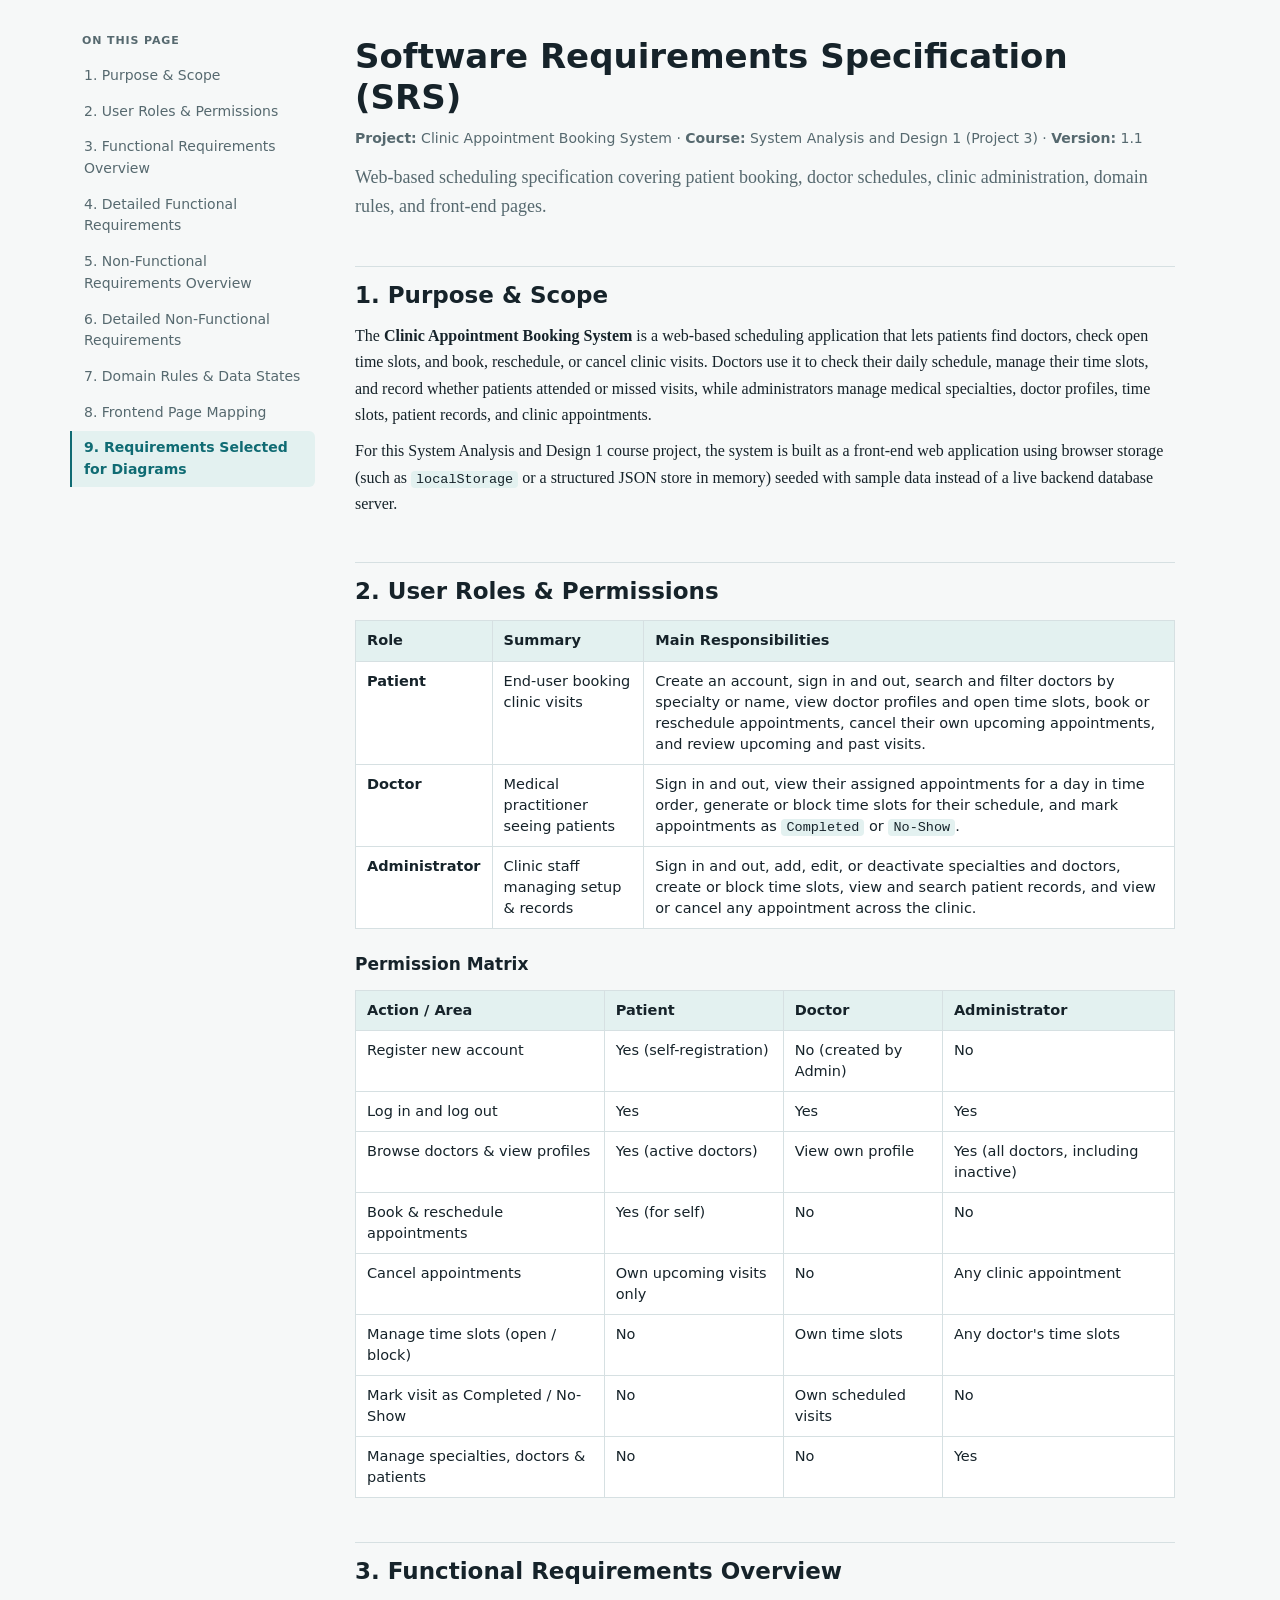
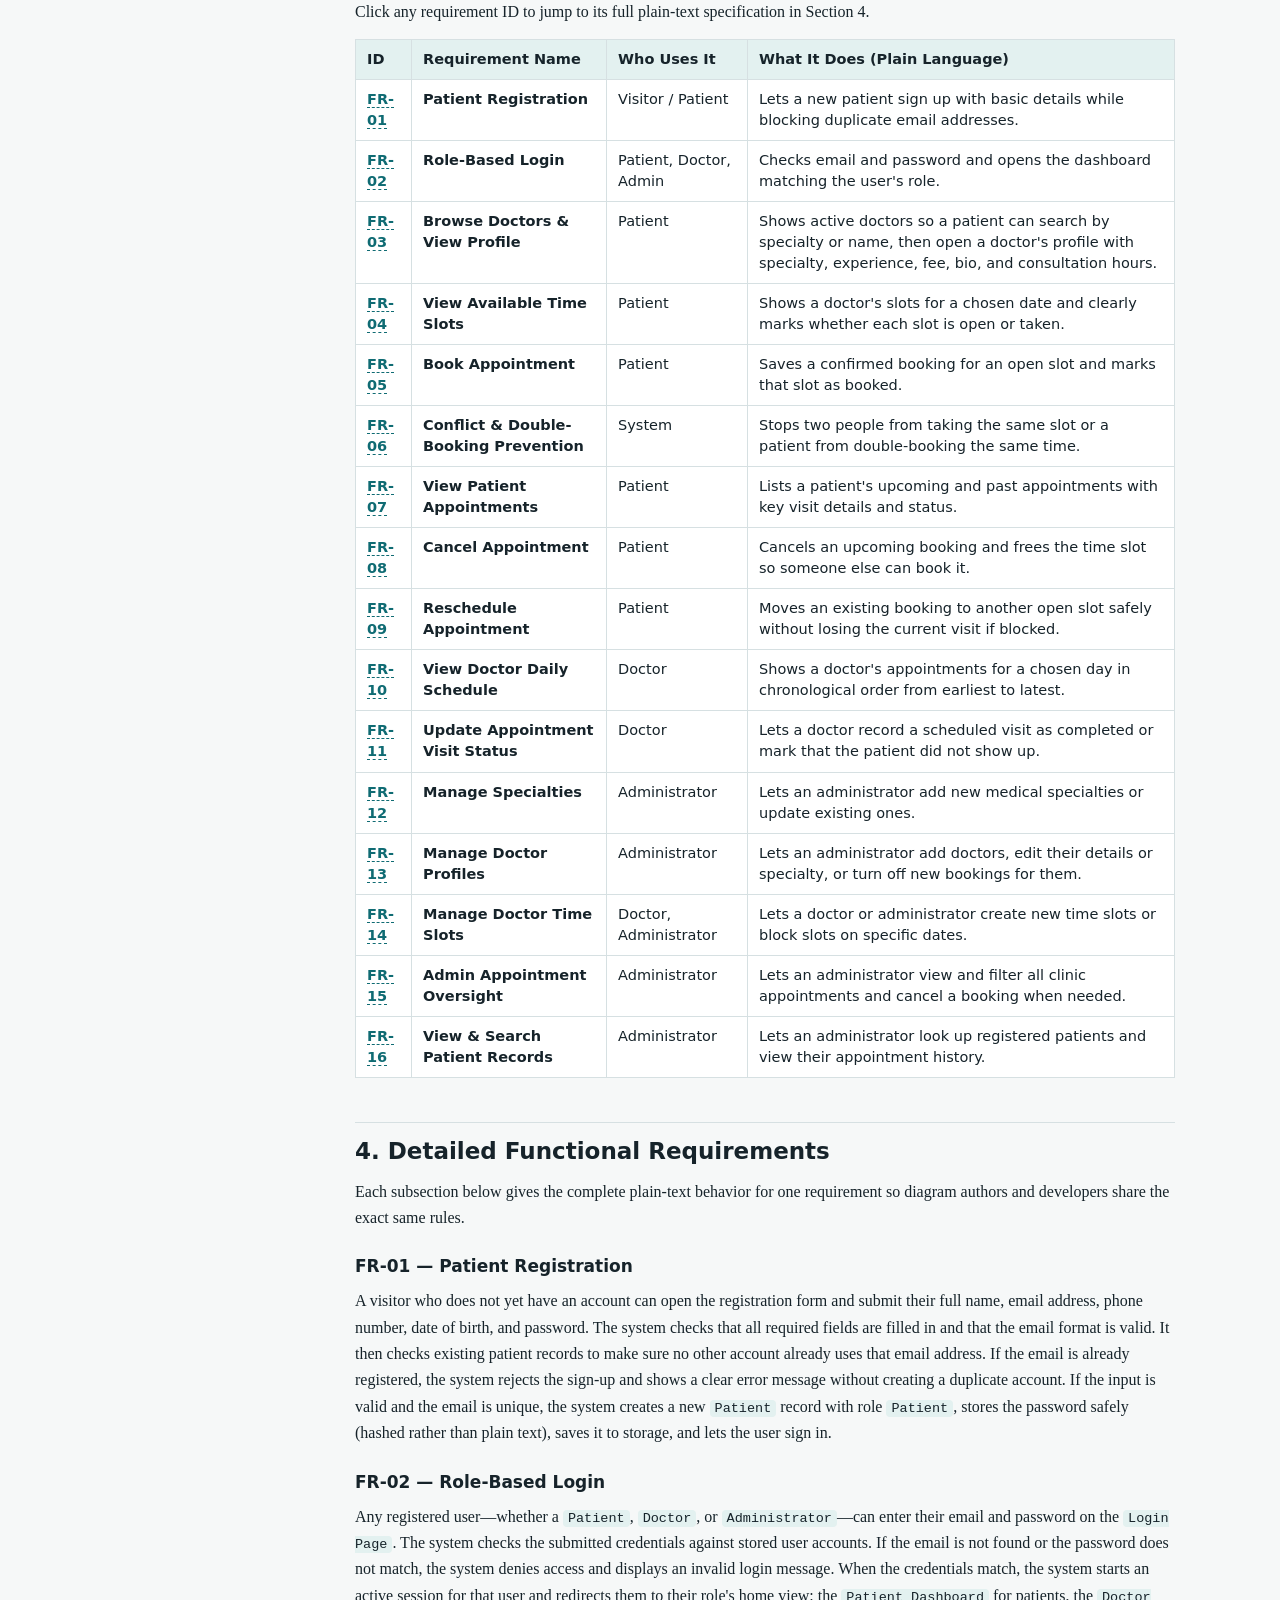
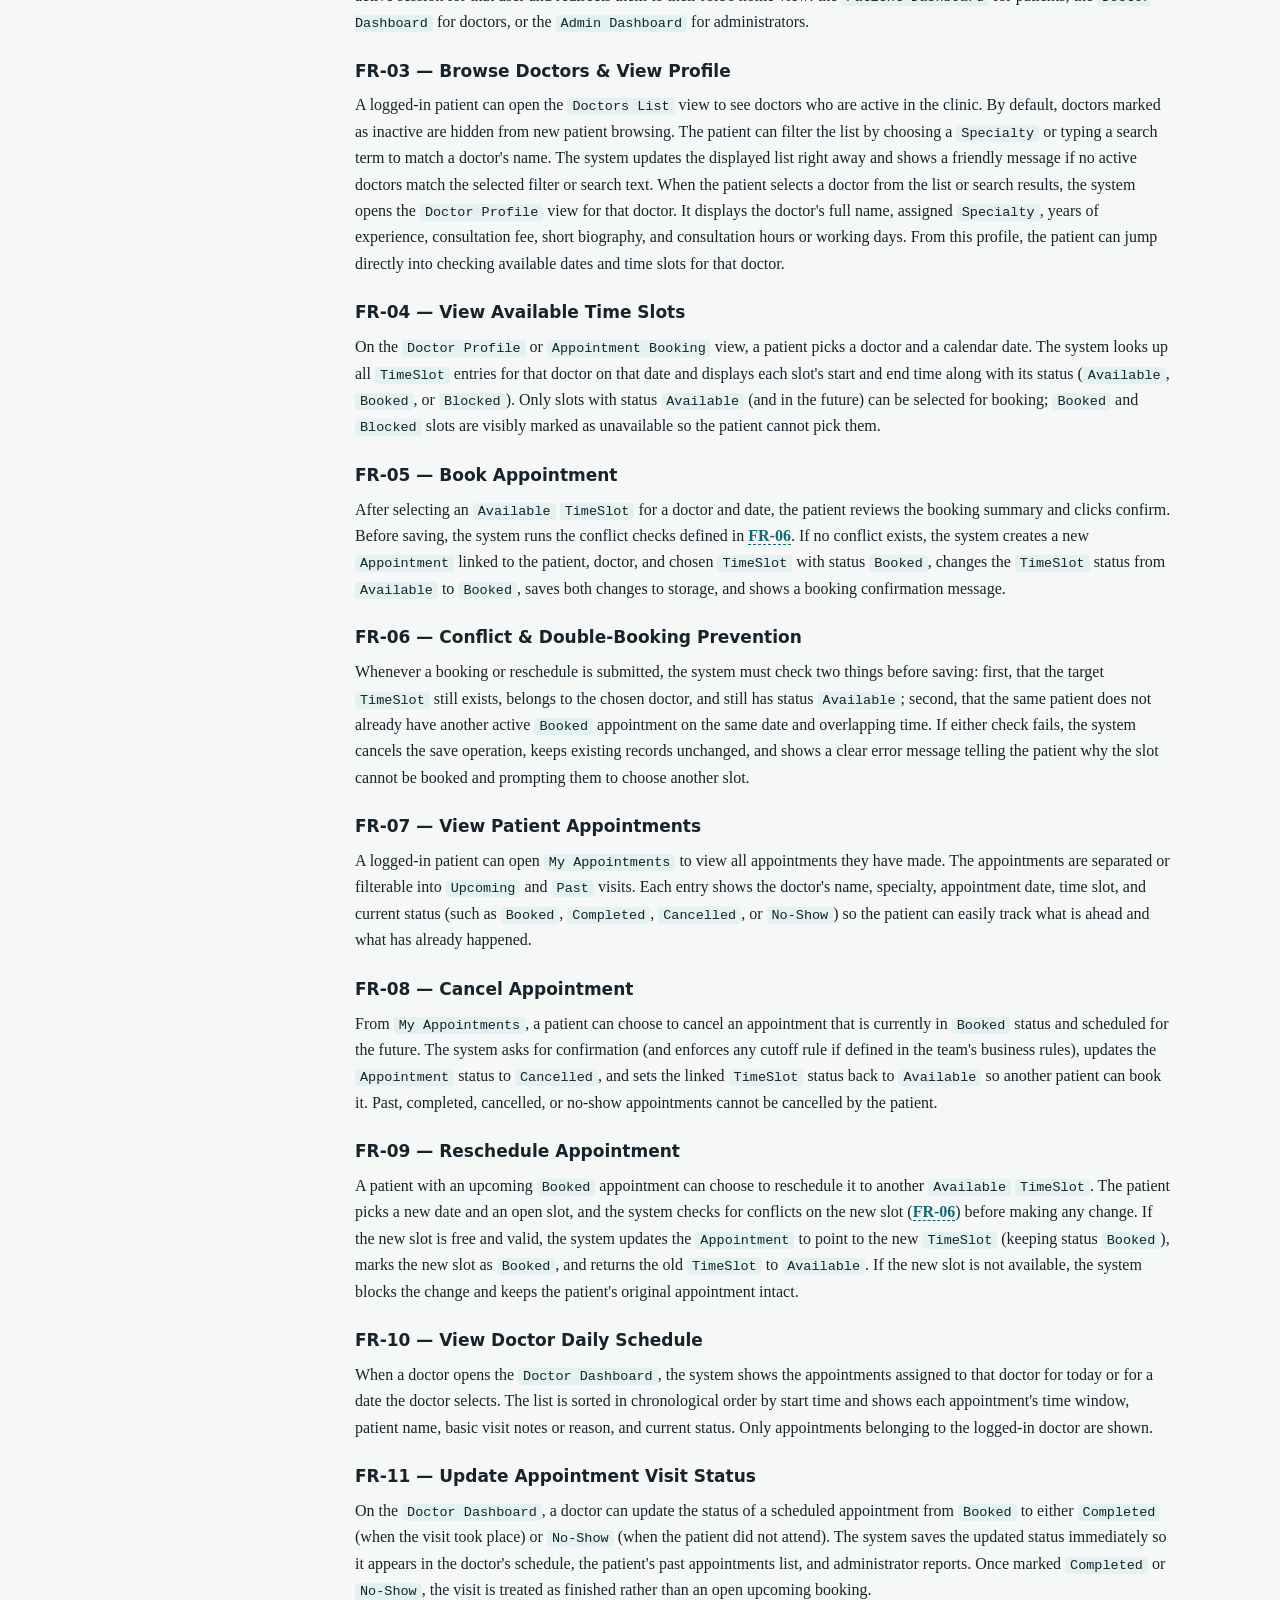
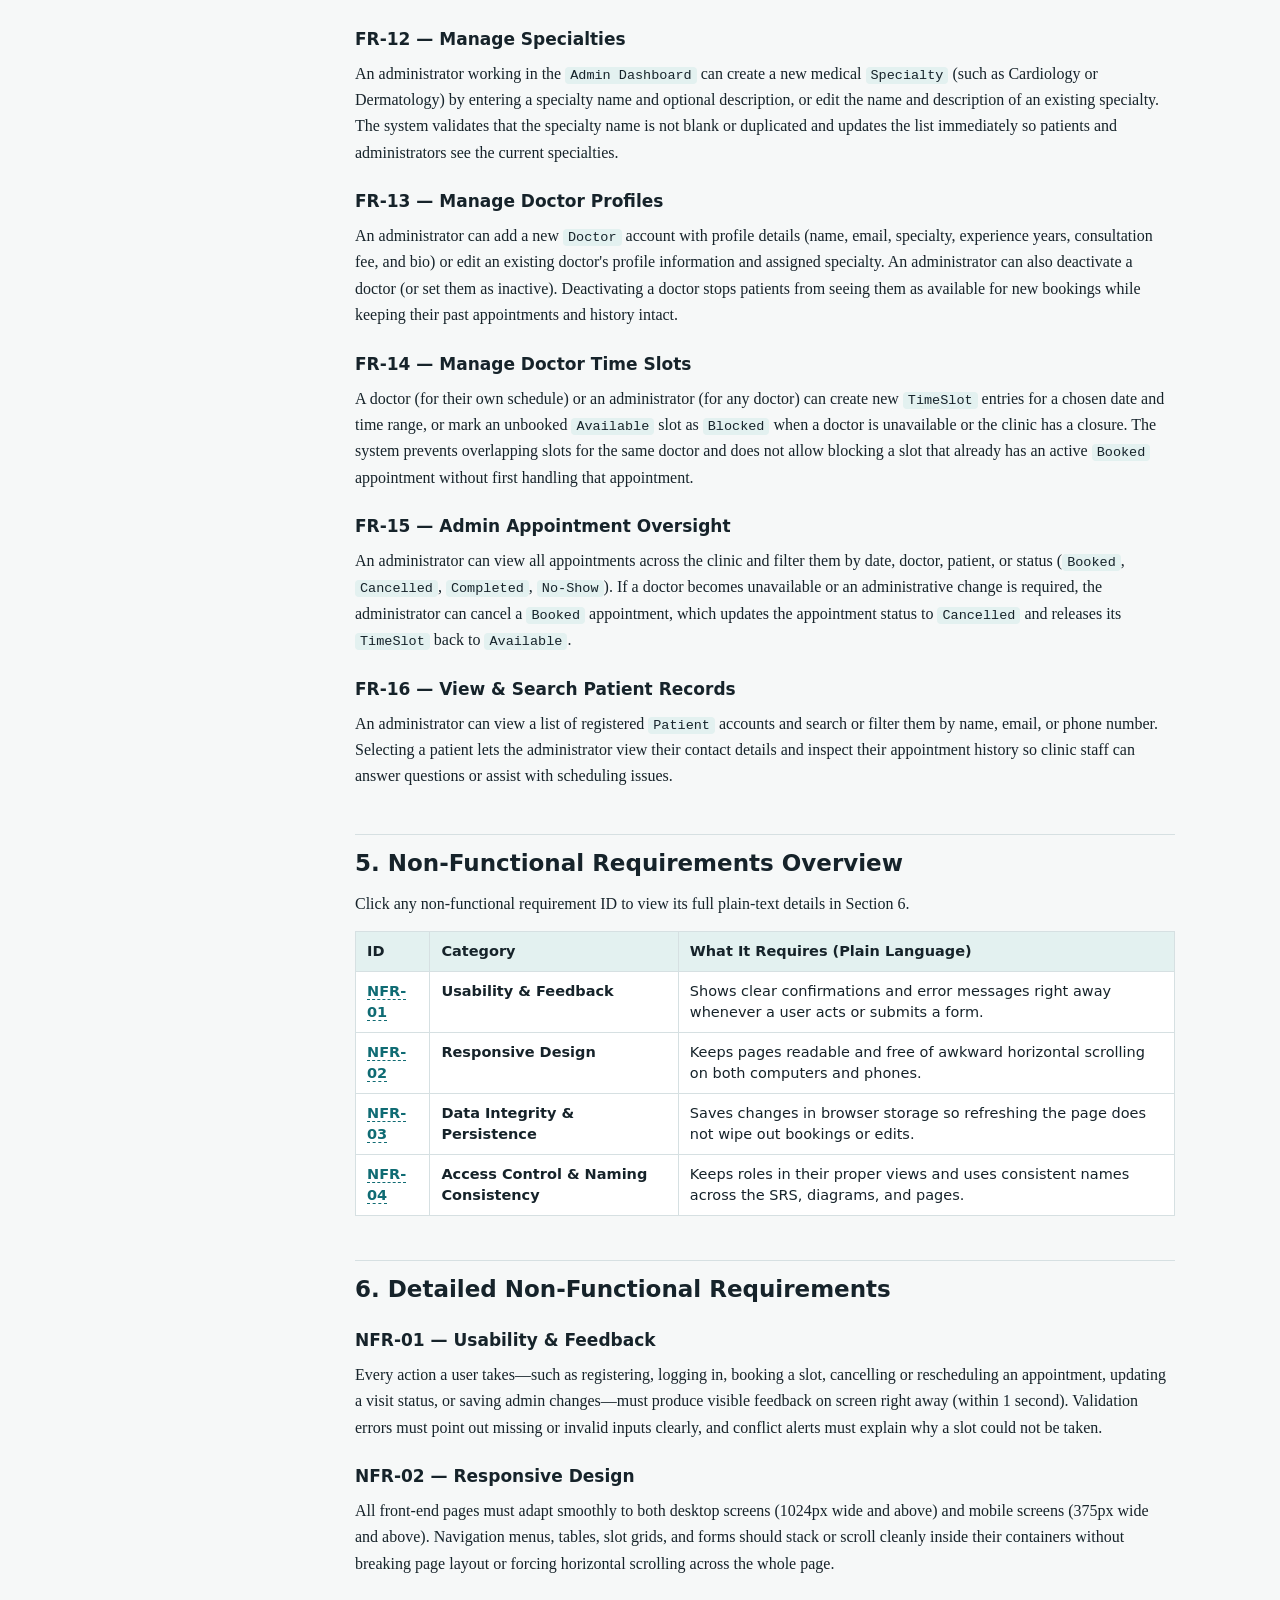
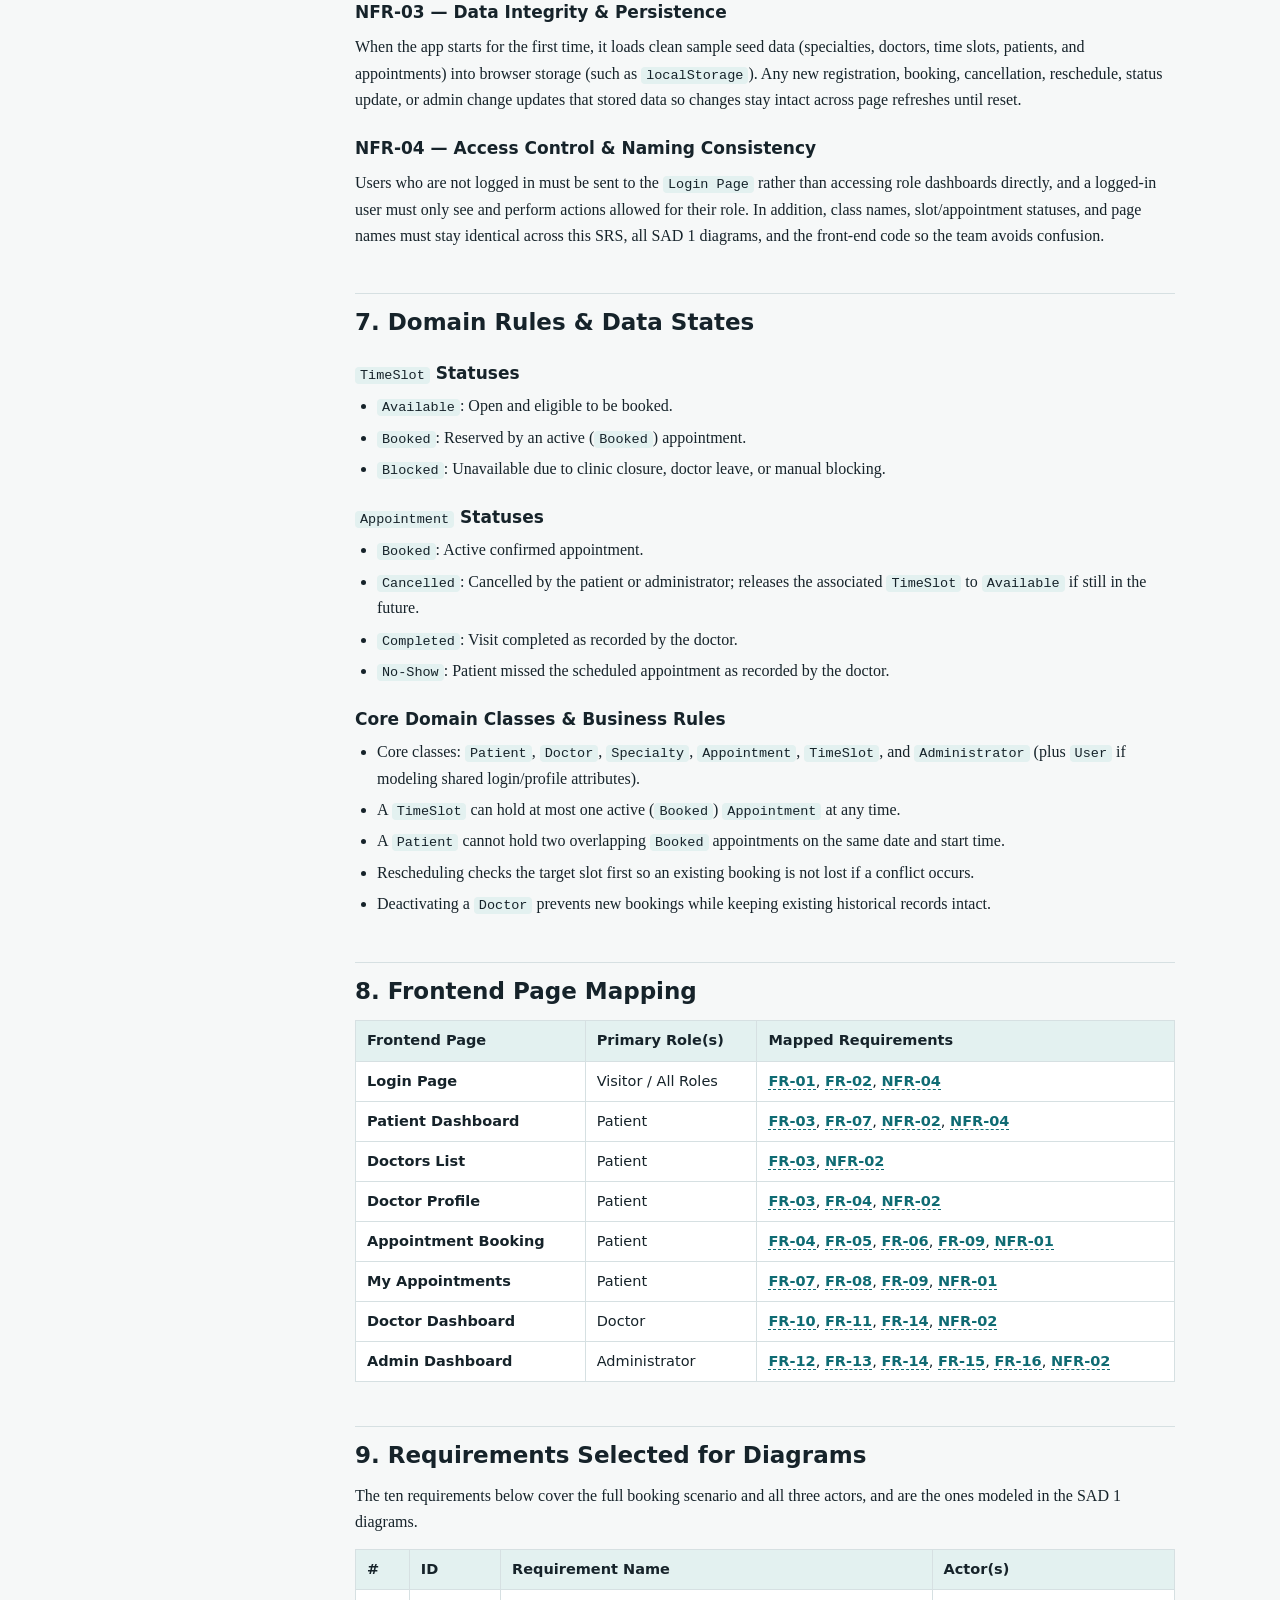
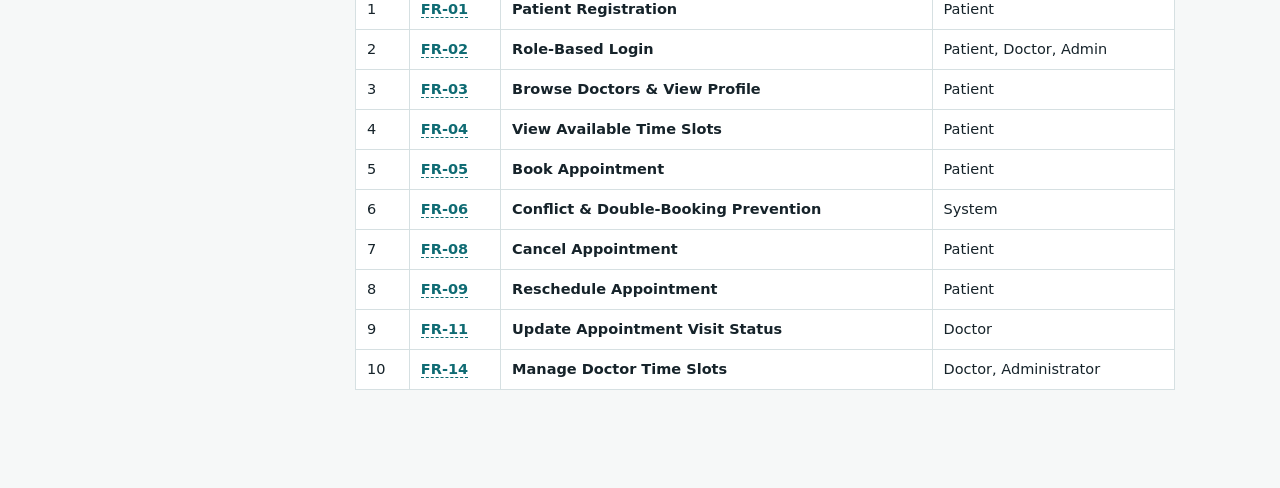
<file: docs/SRS_CABS.html>
<!doctype html>
<html lang="en">
<head>
<meta charset="utf-8" />
<meta name="viewport" content="width=device-width, initial-scale=1" />
<title>Software Requirements Specification - Clinic Appointment Booking System</title>
<style>
            :root {
                --bg: #f6f8f8;
                --sf: #ffffff;
                --ink: #16232a;
                --mute: #56696f;
                --line: #d6e0e2;
                --brand: #0f6b73;
                --tint: #e3f1f0;
                color-scheme: light;
            }
            @media (prefers-color-scheme: dark) {
                :root {
                    --bg: #0f1a1e;
                    --sf: #16262b;
                    --ink: #e6f0f1;
                    --mute: #9bb1b7;
                    --line: #29414a;
                    --brand: #4bb6bf;
                    --tint: #17343a;
                    color-scheme: dark;
                }
            }
            * { box-sizing: border-box; }
            html { scroll-behavior: smooth; }
            body {
                margin: 0;
                background: var(--bg);
                color: var(--ink);
                font: 16px/1.65 Georgia, "Times New Roman", serif;
            }
            .wrap {
                display: flex;
                max-width: 1180px;
                margin: 0 auto;
                gap: 40px;
                padding: 0 20px;
            }
            aside {
                width: 245px;
                flex: none;
                position: sticky;
                top: 0;
                align-self: flex-start;
                max-height: 100vh;
                overflow: auto;
                padding: 32px 0;
                font: 14px/1.55 system-ui, -apple-system, sans-serif;
            }
            .toc-title {
                font-size: 11px;
                font-weight: 700;
                letter-spacing: 0.08em;
                text-transform: uppercase;
                color: var(--mute);
                margin: 0 0 10px 12px;
            }
            aside a {
                display: block;
                color: var(--mute);
                text-decoration: none;
                padding: 6px 12px;
                margin: 2px 0;
                border-left: 2px solid transparent;
                border-radius: 0 6px 6px 0;
                transition: color 0.15s ease, background-color 0.15s ease, border-color 0.15s ease;
            }
            aside a:hover {
                color: var(--ink);
                background: color-mix(in srgb, var(--tint) 55%, transparent);
            }
            aside a.active {
                color: var(--brand);
                font-weight: 600;
                background: var(--tint);
                border-left-color: var(--brand);
            }
            main { min-width: 0; flex: 1; padding: 36px 0 84px; max-width: 820px; }
            h1 { font: 700 34px/1.2 system-ui, -apple-system, sans-serif; margin: 0 0 10px; }
            .meta { font: 14px/1.5 system-ui, -apple-system, sans-serif; color: var(--mute); margin: 0 0 14px; }
            .lead { font-size: 18px; color: var(--mute); margin: 0 0 8px; }
            h2 {
                font: 700 23px/1.3 system-ui, -apple-system, sans-serif;
                margin: 44px 0 12px;
                padding-top: 14px;
                border-top: 1px solid var(--line);
                scroll-margin-top: 20px;
            }
            h3 { font: 700 17px/1.35 system-ui, -apple-system, sans-serif; margin: 24px 0 8px; scroll-margin-top: 20px; }
            p { margin: 10px 0; }
            ul { margin: 8px 0 14px; padding-left: 22px; }
            li { margin: 5px 0; }
            a.req-link {
                color: var(--brand);
                font-weight: 700;
                text-decoration: none;
                border-bottom: 1px dashed var(--brand);
            }
            a.req-link:hover { border-bottom-style: solid; }
            table {
                width: 100%;
                border-collapse: collapse;
                font: 14.5px/1.45 system-ui, -apple-system, sans-serif;
                background: var(--sf);
                margin: 14px 0;
            }
            th, td { text-align: left; padding: 9px 11px; border: 1px solid var(--line); vertical-align: top; }
            th { background: var(--tint); font-weight: 600; }
            code {
                font: 13.5px ui-monospace, SFMono-Regular, Menlo, Consolas, monospace;
                background: var(--tint);
                padding: 1px 5px;
                border-radius: 4px;
            }
            @media (max-width: 860px) {
                aside { display: none; }
                .wrap { padding: 0 16px; }
            }
            @media print {
                aside { display: none; }
                body { background: #fff; color: #000; }
                h2 { break-after: avoid; }
                table { break-inside: avoid; }
            }
</style>
</head>
<body>
<div class="wrap">
<aside id="toc" aria-label="Table of contents"><div class="toc-title">On this page</div></aside>
<main>
<h1>Software Requirements Specification (SRS)</h1>
<p class="meta"><strong>Project:</strong> Clinic Appointment Booking System · <strong>Course:</strong> System Analysis and Design 1 (Project 3) · <strong>Version:</strong> 1.1</p>
<p class="lead">Web-based scheduling specification covering patient booking, doctor schedules, clinic administration, domain rules, and front-end pages.</p>

<h2>1. Purpose &amp; Scope</h2>
<p>The <strong>Clinic Appointment Booking System</strong> is a web-based scheduling application that lets patients find doctors, check open time slots, and book, reschedule, or cancel clinic visits. Doctors use it to check their daily schedule, manage their time slots, and record whether patients attended or missed visits, while administrators manage medical specialties, doctor profiles, time slots, patient records, and clinic appointments.</p>
<p>For this System Analysis and Design 1 course project, the system is built as a front-end web application using browser storage (such as <code>localStorage</code> or a structured JSON store in memory) seeded with sample data instead of a live backend database server.</p>

<h2>2. User Roles &amp; Permissions</h2>
<table>
<thead><tr><th>Role</th><th>Summary</th><th>Main Responsibilities</th></tr></thead>
<tbody>
<tr><td><strong>Patient</strong></td><td>End-user booking clinic visits</td><td>Create an account, sign in and out, search and filter doctors by specialty or name, view doctor profiles and open time slots, book or reschedule appointments, cancel their own upcoming appointments, and review upcoming and past visits.</td></tr>
<tr><td><strong>Doctor</strong></td><td>Medical practitioner seeing patients</td><td>Sign in and out, view their assigned appointments for a day in time order, generate or block time slots for their schedule, and mark appointments as <code>Completed</code> or <code>No-Show</code>.</td></tr>
<tr><td><strong>Administrator</strong></td><td>Clinic staff managing setup &amp; records</td><td>Sign in and out, add, edit, or deactivate specialties and doctors, create or block time slots, view and search patient records, and view or cancel any appointment across the clinic.</td></tr>
</tbody></table>

<h3>Permission Matrix</h3>
<table>
<thead><tr><th>Action / Area</th><th>Patient</th><th>Doctor</th><th>Administrator</th></tr></thead>
<tbody>
<tr><td>Register new account</td><td>Yes (self-registration)</td><td>No (created by Admin)</td><td>No</td></tr>
<tr><td>Log in and log out</td><td>Yes</td><td>Yes</td><td>Yes</td></tr>
<tr><td>Browse doctors &amp; view profiles</td><td>Yes (active doctors)</td><td>View own profile</td><td>Yes (all doctors, including inactive)</td></tr>
<tr><td>Book &amp; reschedule appointments</td><td>Yes (for self)</td><td>No</td><td>No</td></tr>
<tr><td>Cancel appointments</td><td>Own upcoming visits only</td><td>No</td><td>Any clinic appointment</td></tr>
<tr><td>Manage time slots (open / block)</td><td>No</td><td>Own time slots</td><td>Any doctor's time slots</td></tr>
<tr><td>Mark visit as Completed / No-Show</td><td>No</td><td>Own scheduled visits</td><td>No</td></tr>
<tr><td>Manage specialties, doctors &amp; patients</td><td>No</td><td>No</td><td>Yes</td></tr>
</tbody></table>

<h2>3. Functional Requirements Overview</h2>
<p>Click any requirement ID to jump to its full plain-text specification in Section 4.</p>
<table>
<thead><tr><th>ID</th><th>Requirement Name</th><th>Who Uses It</th><th>What It Does (Plain Language)</th></tr></thead>
<tbody>
<tr><td><a class="req-link" href="#detail-fr-01">FR-01</a></td><td><strong>Patient Registration</strong></td><td>Visitor / Patient</td><td>Lets a new patient sign up with basic details while blocking duplicate email addresses.</td></tr>
<tr><td><a class="req-link" href="#detail-fr-02">FR-02</a></td><td><strong>Role-Based Login</strong></td><td>Patient, Doctor, Admin</td><td>Checks email and password and opens the dashboard matching the user's role.</td></tr>
<tr><td><a class="req-link" href="#detail-fr-03">FR-03</a></td><td><strong>Browse Doctors &amp; View Profile</strong></td><td>Patient</td><td>Shows active doctors so a patient can search by specialty or name, then open a doctor's profile with specialty, experience, fee, bio, and consultation hours.</td></tr>
<tr><td><a class="req-link" href="#detail-fr-04">FR-04</a></td><td><strong>View Available Time Slots</strong></td><td>Patient</td><td>Shows a doctor's slots for a chosen date and clearly marks whether each slot is open or taken.</td></tr>
<tr><td><a class="req-link" href="#detail-fr-05">FR-05</a></td><td><strong>Book Appointment</strong></td><td>Patient</td><td>Saves a confirmed booking for an open slot and marks that slot as booked.</td></tr>
<tr><td><a class="req-link" href="#detail-fr-06">FR-06</a></td><td><strong>Conflict &amp; Double-Booking Prevention</strong></td><td>System</td><td>Stops two people from taking the same slot or a patient from double-booking the same time.</td></tr>
<tr><td><a class="req-link" href="#detail-fr-07">FR-07</a></td><td><strong>View Patient Appointments</strong></td><td>Patient</td><td>Lists a patient's upcoming and past appointments with key visit details and status.</td></tr>
<tr><td><a class="req-link" href="#detail-fr-08">FR-08</a></td><td><strong>Cancel Appointment</strong></td><td>Patient</td><td>Cancels an upcoming booking and frees the time slot so someone else can book it.</td></tr>
<tr><td><a class="req-link" href="#detail-fr-09">FR-09</a></td><td><strong>Reschedule Appointment</strong></td><td>Patient</td><td>Moves an existing booking to another open slot safely without losing the current visit if blocked.</td></tr>
<tr><td><a class="req-link" href="#detail-fr-10">FR-10</a></td><td><strong>View Doctor Daily Schedule</strong></td><td>Doctor</td><td>Shows a doctor's appointments for a chosen day in chronological order from earliest to latest.</td></tr>
<tr><td><a class="req-link" href="#detail-fr-11">FR-11</a></td><td><strong>Update Appointment Visit Status</strong></td><td>Doctor</td><td>Lets a doctor record a scheduled visit as completed or mark that the patient did not show up.</td></tr>
<tr><td><a class="req-link" href="#detail-fr-12">FR-12</a></td><td><strong>Manage Specialties</strong></td><td>Administrator</td><td>Lets an administrator add new medical specialties or update existing ones.</td></tr>
<tr><td><a class="req-link" href="#detail-fr-13">FR-13</a></td><td><strong>Manage Doctor Profiles</strong></td><td>Administrator</td><td>Lets an administrator add doctors, edit their details or specialty, or turn off new bookings for them.</td></tr>
<tr><td><a class="req-link" href="#detail-fr-14">FR-14</a></td><td><strong>Manage Doctor Time Slots</strong></td><td>Doctor, Administrator</td><td>Lets a doctor or administrator create new time slots or block slots on specific dates.</td></tr>
<tr><td><a class="req-link" href="#detail-fr-15">FR-15</a></td><td><strong>Admin Appointment Oversight</strong></td><td>Administrator</td><td>Lets an administrator view and filter all clinic appointments and cancel a booking when needed.</td></tr>
<tr><td><a class="req-link" href="#detail-fr-16">FR-16</a></td><td><strong>View &amp; Search Patient Records</strong></td><td>Administrator</td><td>Lets an administrator look up registered patients and view their appointment history.</td></tr>
</tbody></table>

<h2>4. Detailed Functional Requirements</h2>
<p>Each subsection below gives the complete plain-text behavior for one requirement so diagram authors and developers share the exact same rules.</p>
<h3 id="detail-fr-01">FR-01 — Patient Registration</h3>
<p>A visitor who does not yet have an account can open the registration form and submit their full name, email address, phone number, date of birth, and password. The system checks that all required fields are filled in and that the email format is valid. It then checks existing patient records to make sure no other account already uses that email address. If the email is already registered, the system rejects the sign-up and shows a clear error message without creating a duplicate account. If the input is valid and the email is unique, the system creates a new <code>Patient</code> record with role <code>Patient</code>, stores the password safely (hashed rather than plain text), saves it to storage, and lets the user sign in.</p>

<h3 id="detail-fr-02">FR-02 — Role-Based Login</h3>
<p>Any registered user—whether a <code>Patient</code>, <code>Doctor</code>, or <code>Administrator</code>—can enter their email and password on the <code>Login Page</code>. The system checks the submitted credentials against stored user accounts. If the email is not found or the password does not match, the system denies access and displays an invalid login message. When the credentials match, the system starts an active session for that user and redirects them to their role's home view: the <code>Patient Dashboard</code> for patients, the <code>Doctor Dashboard</code> for doctors, or the <code>Admin Dashboard</code> for administrators.</p>

<h3 id="detail-fr-03">FR-03 — Browse Doctors &amp; View Profile</h3>
<p>A logged-in patient can open the <code>Doctors List</code> view to see doctors who are active in the clinic. By default, doctors marked as inactive are hidden from new patient browsing. The patient can filter the list by choosing a <code>Specialty</code> or typing a search term to match a doctor's name. The system updates the displayed list right away and shows a friendly message if no active doctors match the selected filter or search text. When the patient selects a doctor from the list or search results, the system opens the <code>Doctor Profile</code> view for that doctor. It displays the doctor's full name, assigned <code>Specialty</code>, years of experience, consultation fee, short biography, and consultation hours or working days. From this profile, the patient can jump directly into checking available dates and time slots for that doctor.</p>

<h3 id="detail-fr-04">FR-04 — View Available Time Slots</h3>
<p>On the <code>Doctor Profile</code> or <code>Appointment Booking</code> view, a patient picks a doctor and a calendar date. The system looks up all <code>TimeSlot</code> entries for that doctor on that date and displays each slot's start and end time along with its status (<code>Available</code>, <code>Booked</code>, or <code>Blocked</code>). Only slots with status <code>Available</code> (and in the future) can be selected for booking; <code>Booked</code> and <code>Blocked</code> slots are visibly marked as unavailable so the patient cannot pick them.</p>

<h3 id="detail-fr-05">FR-05 — Book Appointment</h3>
<p>After selecting an <code>Available</code> <code>TimeSlot</code> for a doctor and date, the patient reviews the booking summary and clicks confirm. Before saving, the system runs the conflict checks defined in <a class="req-link" href="#detail-fr-06">FR-06</a>. If no conflict exists, the system creates a new <code>Appointment</code> linked to the patient, doctor, and chosen <code>TimeSlot</code> with status <code>Booked</code>, changes the <code>TimeSlot</code> status from <code>Available</code> to <code>Booked</code>, saves both changes to storage, and shows a booking confirmation message.</p>

<h3 id="detail-fr-06">FR-06 — Conflict &amp; Double-Booking Prevention</h3>
<p>Whenever a booking or reschedule is submitted, the system must check two things before saving: first, that the target <code>TimeSlot</code> still exists, belongs to the chosen doctor, and still has status <code>Available</code>; second, that the same patient does not already have another active <code>Booked</code> appointment on the same date and overlapping time. If either check fails, the system cancels the save operation, keeps existing records unchanged, and shows a clear error message telling the patient why the slot cannot be booked and prompting them to choose another slot.</p>

<h3 id="detail-fr-07">FR-07 — View Patient Appointments</h3>
<p>A logged-in patient can open <code>My Appointments</code> to view all appointments they have made. The appointments are separated or filterable into <code>Upcoming</code> and <code>Past</code> visits. Each entry shows the doctor's name, specialty, appointment date, time slot, and current status (such as <code>Booked</code>, <code>Completed</code>, <code>Cancelled</code>, or <code>No-Show</code>) so the patient can easily track what is ahead and what has already happened.</p>

<h3 id="detail-fr-08">FR-08 — Cancel Appointment</h3>
<p>From <code>My Appointments</code>, a patient can choose to cancel an appointment that is currently in <code>Booked</code> status and scheduled for the future. The system asks for confirmation (and enforces any cutoff rule if defined in the team's business rules), updates the <code>Appointment</code> status to <code>Cancelled</code>, and sets the linked <code>TimeSlot</code> status back to <code>Available</code> so another patient can book it. Past, completed, cancelled, or no-show appointments cannot be cancelled by the patient.</p>

<h3 id="detail-fr-09">FR-09 — Reschedule Appointment</h3>
<p>A patient with an upcoming <code>Booked</code> appointment can choose to reschedule it to another <code>Available</code> <code>TimeSlot</code>. The patient picks a new date and an open slot, and the system checks for conflicts on the new slot (<a class="req-link" href="#detail-fr-06">FR-06</a>) before making any change. If the new slot is free and valid, the system updates the <code>Appointment</code> to point to the new <code>TimeSlot</code> (keeping status <code>Booked</code>), marks the new slot as <code>Booked</code>, and returns the old <code>TimeSlot</code> to <code>Available</code>. If the new slot is not available, the system blocks the change and keeps the patient's original appointment intact.</p>

<h3 id="detail-fr-10">FR-10 — View Doctor Daily Schedule</h3>
<p>When a doctor opens the <code>Doctor Dashboard</code>, the system shows the appointments assigned to that doctor for today or for a date the doctor selects. The list is sorted in chronological order by start time and shows each appointment's time window, patient name, basic visit notes or reason, and current status. Only appointments belonging to the logged-in doctor are shown.</p>

<h3 id="detail-fr-11">FR-11 — Update Appointment Visit Status</h3>
<p>On the <code>Doctor Dashboard</code>, a doctor can update the status of a scheduled appointment from <code>Booked</code> to either <code>Completed</code> (when the visit took place) or <code>No-Show</code> (when the patient did not attend). The system saves the updated status immediately so it appears in the doctor's schedule, the patient's past appointments list, and administrator reports. Once marked <code>Completed</code> or <code>No-Show</code>, the visit is treated as finished rather than an open upcoming booking.</p>

<h3 id="detail-fr-12">FR-12 — Manage Specialties</h3>
<p>An administrator working in the <code>Admin Dashboard</code> can create a new medical <code>Specialty</code> (such as Cardiology or Dermatology) by entering a specialty name and optional description, or edit the name and description of an existing specialty. The system validates that the specialty name is not blank or duplicated and updates the list immediately so patients and administrators see the current specialties.</p>

<h3 id="detail-fr-13">FR-13 — Manage Doctor Profiles</h3>
<p>An administrator can add a new <code>Doctor</code> account with profile details (name, email, specialty, experience years, consultation fee, and bio) or edit an existing doctor's profile information and assigned specialty. An administrator can also deactivate a doctor (or set them as inactive). Deactivating a doctor stops patients from seeing them as available for new bookings while keeping their past appointments and history intact.</p>

<h3 id="detail-fr-14">FR-14 — Manage Doctor Time Slots</h3>
<p>A doctor (for their own schedule) or an administrator (for any doctor) can create new <code>TimeSlot</code> entries for a chosen date and time range, or mark an unbooked <code>Available</code> slot as <code>Blocked</code> when a doctor is unavailable or the clinic has a closure. The system prevents overlapping slots for the same doctor and does not allow blocking a slot that already has an active <code>Booked</code> appointment without first handling that appointment.</p>

<h3 id="detail-fr-15">FR-15 — Admin Appointment Oversight</h3>
<p>An administrator can view all appointments across the clinic and filter them by date, doctor, patient, or status (<code>Booked</code>, <code>Cancelled</code>, <code>Completed</code>, <code>No-Show</code>). If a doctor becomes unavailable or an administrative change is required, the administrator can cancel a <code>Booked</code> appointment, which updates the appointment status to <code>Cancelled</code> and releases its <code>TimeSlot</code> back to <code>Available</code>.</p>

<h3 id="detail-fr-16">FR-16 — View &amp; Search Patient Records</h3>
<p>An administrator can view a list of registered <code>Patient</code> accounts and search or filter them by name, email, or phone number. Selecting a patient lets the administrator view their contact details and inspect their appointment history so clinic staff can answer questions or assist with scheduling issues.</p>

<h2>5. Non-Functional Requirements Overview</h2>
<p>Click any non-functional requirement ID to view its full plain-text details in Section 6.</p>
<table>
<thead><tr><th>ID</th><th>Category</th><th>What It Requires (Plain Language)</th></tr></thead>
<tbody>
<tr><td><a class="req-link" href="#detail-nfr-01">NFR-01</a></td><td><strong>Usability &amp; Feedback</strong></td><td>Shows clear confirmations and error messages right away whenever a user acts or submits a form.</td></tr>
<tr><td><a class="req-link" href="#detail-nfr-02">NFR-02</a></td><td><strong>Responsive Design</strong></td><td>Keeps pages readable and free of awkward horizontal scrolling on both computers and phones.</td></tr>
<tr><td><a class="req-link" href="#detail-nfr-03">NFR-03</a></td><td><strong>Data Integrity &amp; Persistence</strong></td><td>Saves changes in browser storage so refreshing the page does not wipe out bookings or edits.</td></tr>
<tr><td><a class="req-link" href="#detail-nfr-04">NFR-04</a></td><td><strong>Access Control &amp; Naming Consistency</strong></td><td>Keeps roles in their proper views and uses consistent names across the SRS, diagrams, and pages.</td></tr>
</tbody></table>

<h2>6. Detailed Non-Functional Requirements</h2>
<h3 id="detail-nfr-01">NFR-01 — Usability &amp; Feedback</h3>
<p>Every action a user takes—such as registering, logging in, booking a slot, cancelling or rescheduling an appointment, updating a visit status, or saving admin changes—must produce visible feedback on screen right away (within 1 second). Validation errors must point out missing or invalid inputs clearly, and conflict alerts must explain why a slot could not be taken.</p>

<h3 id="detail-nfr-02">NFR-02 — Responsive Design</h3>
<p>All front-end pages must adapt smoothly to both desktop screens (1024px wide and above) and mobile screens (375px wide and above). Navigation menus, tables, slot grids, and forms should stack or scroll cleanly inside their containers without breaking page layout or forcing horizontal scrolling across the whole page.</p>

<h3 id="detail-nfr-03">NFR-03 — Data Integrity &amp; Persistence</h3>
<p>When the app starts for the first time, it loads clean sample seed data (specialties, doctors, time slots, patients, and appointments) into browser storage (such as <code>localStorage</code>). Any new registration, booking, cancellation, reschedule, status update, or admin change updates that stored data so changes stay intact across page refreshes until reset.</p>

<h3 id="detail-nfr-04">NFR-04 — Access Control &amp; Naming Consistency</h3>
<p>Users who are not logged in must be sent to the <code>Login Page</code> rather than accessing role dashboards directly, and a logged-in user must only see and perform actions allowed for their role. In addition, class names, slot/appointment statuses, and page names must stay identical across this SRS, all SAD 1 diagrams, and the front-end code so the team avoids confusion.</p>

<h2>7. Domain Rules &amp; Data States</h2>
<h3><code>TimeSlot</code> Statuses</h3>
<ul>
<li><code>Available</code>: Open and eligible to be booked.</li>
<li><code>Booked</code>: Reserved by an active (<code>Booked</code>) appointment.</li>
<li><code>Blocked</code>: Unavailable due to clinic closure, doctor leave, or manual blocking.</li>
</ul>
<h3><code>Appointment</code> Statuses</h3>
<ul>
<li><code>Booked</code>: Active confirmed appointment.</li>
<li><code>Cancelled</code>: Cancelled by the patient or administrator; releases the associated <code>TimeSlot</code> to <code>Available</code> if still in the future.</li>
<li><code>Completed</code>: Visit completed as recorded by the doctor.</li>
<li><code>No-Show</code>: Patient missed the scheduled appointment as recorded by the doctor.</li>
</ul>
<h3>Core Domain Classes &amp; Business Rules</h3>
<ul>
<li>Core classes: <code>Patient</code>, <code>Doctor</code>, <code>Specialty</code>, <code>Appointment</code>, <code>TimeSlot</code>, and <code>Administrator</code> (plus <code>User</code> if modeling shared login/profile attributes).</li>
<li>A <code>TimeSlot</code> can hold at most one active (<code>Booked</code>) <code>Appointment</code> at any time.</li>
<li>A <code>Patient</code> cannot hold two overlapping <code>Booked</code> appointments on the same date and start time.</li>
<li>Rescheduling checks the target slot first so an existing booking is not lost if a conflict occurs.</li>
<li>Deactivating a <code>Doctor</code> prevents new bookings while keeping existing historical records intact.</li>
</ul>

<h2>8. Frontend Page Mapping</h2>
<table>
<thead><tr><th>Frontend Page</th><th>Primary Role(s)</th><th>Mapped Requirements</th></tr></thead>
<tbody>
<tr><td><strong>Login Page</strong></td><td>Visitor / All Roles</td><td><a class="req-link" href="#detail-fr-01">FR-01</a>, <a class="req-link" href="#detail-fr-02">FR-02</a>, <a class="req-link" href="#detail-nfr-04">NFR-04</a></td></tr>
<tr><td><strong>Patient Dashboard</strong></td><td>Patient</td><td><a class="req-link" href="#detail-fr-03">FR-03</a>, <a class="req-link" href="#detail-fr-07">FR-07</a>, <a class="req-link" href="#detail-nfr-02">NFR-02</a>, <a class="req-link" href="#detail-nfr-04">NFR-04</a></td></tr>
<tr><td><strong>Doctors List</strong></td><td>Patient</td><td><a class="req-link" href="#detail-fr-03">FR-03</a>, <a class="req-link" href="#detail-nfr-02">NFR-02</a></td></tr>
<tr><td><strong>Doctor Profile</strong></td><td>Patient</td><td><a class="req-link" href="#detail-fr-03">FR-03</a>, <a class="req-link" href="#detail-fr-04">FR-04</a>, <a class="req-link" href="#detail-nfr-02">NFR-02</a></td></tr>
<tr><td><strong>Appointment Booking</strong></td><td>Patient</td><td><a class="req-link" href="#detail-fr-04">FR-04</a>, <a class="req-link" href="#detail-fr-05">FR-05</a>, <a class="req-link" href="#detail-fr-06">FR-06</a>, <a class="req-link" href="#detail-fr-09">FR-09</a>, <a class="req-link" href="#detail-nfr-01">NFR-01</a></td></tr>
<tr><td><strong>My Appointments</strong></td><td>Patient</td><td><a class="req-link" href="#detail-fr-07">FR-07</a>, <a class="req-link" href="#detail-fr-08">FR-08</a>, <a class="req-link" href="#detail-fr-09">FR-09</a>, <a class="req-link" href="#detail-nfr-01">NFR-01</a></td></tr>
<tr><td><strong>Doctor Dashboard</strong></td><td>Doctor</td><td><a class="req-link" href="#detail-fr-10">FR-10</a>, <a class="req-link" href="#detail-fr-11">FR-11</a>, <a class="req-link" href="#detail-fr-14">FR-14</a>, <a class="req-link" href="#detail-nfr-02">NFR-02</a></td></tr>
<tr><td><strong>Admin Dashboard</strong></td><td>Administrator</td><td><a class="req-link" href="#detail-fr-12">FR-12</a>, <a class="req-link" href="#detail-fr-13">FR-13</a>, <a class="req-link" href="#detail-fr-14">FR-14</a>, <a class="req-link" href="#detail-fr-15">FR-15</a>, <a class="req-link" href="#detail-fr-16">FR-16</a>, <a class="req-link" href="#detail-nfr-02">NFR-02</a></td></tr>
</tbody></table>

<h2>9. Requirements Selected for Diagrams</h2>
<p>The ten requirements below cover the full booking scenario and all three actors, and are the ones modeled in the SAD 1 diagrams.</p>
<table>
<thead><tr><th>#</th><th>ID</th><th>Requirement Name</th><th>Actor(s)</th></tr></thead>
<tbody>
<tr><td>1</td><td><a class="req-link" href="#detail-fr-01">FR-01</a></td><td><strong>Patient Registration</strong></td><td>Patient</td></tr>
<tr><td>2</td><td><a class="req-link" href="#detail-fr-02">FR-02</a></td><td><strong>Role-Based Login</strong></td><td>Patient, Doctor, Admin</td></tr>
<tr><td>3</td><td><a class="req-link" href="#detail-fr-03">FR-03</a></td><td><strong>Browse Doctors &amp; View Profile</strong></td><td>Patient</td></tr>
<tr><td>4</td><td><a class="req-link" href="#detail-fr-04">FR-04</a></td><td><strong>View Available Time Slots</strong></td><td>Patient</td></tr>
<tr><td>5</td><td><a class="req-link" href="#detail-fr-05">FR-05</a></td><td><strong>Book Appointment</strong></td><td>Patient</td></tr>
<tr><td>6</td><td><a class="req-link" href="#detail-fr-06">FR-06</a></td><td><strong>Conflict &amp; Double-Booking Prevention</strong></td><td>System</td></tr>
<tr><td>7</td><td><a class="req-link" href="#detail-fr-08">FR-08</a></td><td><strong>Cancel Appointment</strong></td><td>Patient</td></tr>
<tr><td>8</td><td><a class="req-link" href="#detail-fr-09">FR-09</a></td><td><strong>Reschedule Appointment</strong></td><td>Patient</td></tr>
<tr><td>9</td><td><a class="req-link" href="#detail-fr-11">FR-11</a></td><td><strong>Update Appointment Visit Status</strong></td><td>Doctor</td></tr>
<tr><td>10</td><td><a class="req-link" href="#detail-fr-14">FR-14</a></td><td><strong>Manage Doctor Time Slots</strong></td><td>Doctor, Administrator</td></tr>
</tbody></table>
</main>
</div>
<script>
            const toc = document.getElementById("toc");
            const headings = Array.from(document.querySelectorAll("main h2"));
            const links = [];

            headings.forEach((h, i) => {
                const id = h.id || "section-" + (i + 1);
                h.id = id;
                const a = document.createElement("a");
                a.href = "#" + id;
                a.textContent = h.textContent;
                a.dataset.target = id;
                toc.appendChild(a);
                links.push(a);
            });

            function setActive(id) {
                links.forEach(a => {
                    const isMatch = a.dataset.target === id;
                    a.classList.toggle("active", isMatch);
                    if (isMatch) {
                        a.setAttribute("aria-current", "true");
                    } else {
                        a.removeAttribute("aria-current");
                    }
                });
            }

            if (links.length > 0) {
                setActive(links[0].dataset.target);
            }

            const observer = new IntersectionObserver(
                entries => {
                    const visible = entries
                        .filter(entry => entry.isIntersecting)
                        .sort((a, b) => a.boundingClientRect.top - b.boundingClientRect.top);

                    if (visible.length > 0) {
                        setActive(visible[0].target.id);
                        return;
                    }

                    const scrollPos = window.scrollY + 120;
                    let currentId = headings[0]?.id;
                    for (const h of headings) {
                        if (h.offsetTop <= scrollPos) {
                            currentId = h.id;
                        }
                    }
                    if (
                        window.innerHeight + window.scrollY >= document.body.scrollHeight - 40 &&
                        headings.length > 0
                    ) {
                        currentId = headings[headings.length - 1].id;
                    }
                    if (currentId) {
                        setActive(currentId);
                    }
                },
                { rootMargin: "-10% 0px -75% 0px", threshold: 0 },
            );

            headings.forEach(h => observer.observe(h));

            window.addEventListener(
                "scroll",
                () => {
                    if (
                        window.innerHeight + window.scrollY >= document.body.scrollHeight - 24 &&
                        headings.length > 0
                    ) {
                        setActive(headings[headings.length - 1].id);
                    }
                },
                { passive: true },
            );
</script>
</body>
</html>
</file>
<file: css/styles.css>
/* ==========================================================================
   Clinic Appointment Booking System (CABS)
   Design System & Responsive Stylesheet
   Medical Teal & Slate Palette
   ========================================================================== */

:root {
  --primary: #0d9488;
  --primary-hover: #0f766e;
  --primary-focus: #14b8a6;
  --primary-light: #f0fdfa;
  --primary-subtle: #ccfbf1;
  --primary-dark: #115e59;

  --bg-page: #f8fafc;
  --bg-surface: #ffffff;
  --bg-subtle: #f1f5f9;
  --bg-hover: #e2e8f0;

  --text-main: #0f172a;
  --text-secondary: #475569;
  --text-muted: #64748b;
  --text-light: #ffffff;

  --border-light: #e2e8f0;
  --border-subtle: #cbd5e1;
  --border-focus: #0d9488;

  --shadow-sm: 0 1px 2px 0 rgba(0, 0, 0, 0.05);
  --shadow-md: 0 4px 6px -1px rgba(0, 0, 0, 0.08), 0 2px 4px -2px rgba(0, 0, 0, 0.06);
  --shadow-lg: 0 10px 15px -3px rgba(0, 0, 0, 0.08), 0 4px 6px -4px rgba(0, 0, 0, 0.04);
  --shadow-xl: 0 20px 25px -5px rgba(0, 0, 0, 0.1), 0 8px 10px -6px rgba(0, 0, 0, 0.04);

  --radius-sm: 6px;
  --radius-md: 10px;
  --radius-lg: 14px;
  --radius-full: 9999px;

  --font-family: -apple-system, BlinkMacSystemFont, "Segoe UI", Roboto, Helvetica, Arial, sans-serif;
  --transition: all 0.2s cubic-bezier(0.16, 1, 0.3, 1);
}

/* CSS Reset & Box Sizing */
*, *::before, *::after {
  box-sizing: border-box;
  margin: 0;
  padding: 0;
}

html, body {
  width: 100%;
  min-height: 100vh;
  font-family: var(--font-family);
  background-color: var(--bg-page);
  color: var(--text-main);
  line-height: 1.5;
  font-size: 15px;
  overflow-x: hidden; /* NFR-02: No page-level horizontal scroll */
  -webkit-font-smoothing: antialiased;
}

/* Keyboard accessibility - Visible focus ring */
:focus-visible {
  outline: 2px solid var(--primary);
  outline-offset: 2px;
}

a {
  color: var(--primary);
  text-decoration: none;
  transition: var(--transition);
}

a:hover {
  color: var(--primary-hover);
  text-decoration: underline;
}

button, input, select, textarea {
  font: inherit;
}

/* Application Layout */
#app {
  display: flex;
  flex-direction: column;
  min-height: 100vh;
  width: 100%;
}

.cabs-header {
  position: sticky;
  top: 0;
  z-index: 50;
  background-color: var(--bg-surface);
  border-bottom: 1px solid var(--border-light);
  box-shadow: var(--shadow-sm);
}

.header-container {
  max-width: 1240px;
  margin: 0 auto;
  padding: 0.75rem 1.25rem;
  display: flex;
  align-items: center;
  justify-content: space-between;
  gap: 1rem;
}

.brand-logo {
  display: flex;
  align-items: center;
  gap: 0.625rem;
  font-weight: 700;
  font-size: 1.25rem;
  color: var(--primary-dark);
  text-decoration: none;
}

.brand-icon {
  width: 28px;
  height: 28px;
  color: var(--primary);
}

.main-nav {
  display: flex;
  align-items: center;
  gap: 0.5rem;
  flex-wrap: wrap;
}

.nav-link {
  display: inline-flex;
  align-items: center;
  gap: 0.35rem;
  padding: 0.45rem 0.85rem;
  border-radius: var(--radius-sm);
  font-weight: 500;
  font-size: 0.9rem;
  color: var(--text-secondary);
  transition: var(--transition);
}

.nav-link:hover {
  background-color: var(--bg-subtle);
  color: var(--primary-dark);
  text-decoration: none;
}

.nav-link.active {
  background-color: var(--primary-light);
  color: var(--primary-dark);
  font-weight: 600;
}

.user-controls {
  display: flex;
  align-items: center;
  gap: 0.75rem;
}

.user-badge {
  display: inline-flex;
  align-items: center;
  gap: 0.4rem;
  padding: 0.25rem 0.65rem;
  background-color: var(--bg-subtle);
  border: 1px solid var(--border-light);
  border-radius: var(--radius-full);
  font-size: 0.85rem;
  font-weight: 500;
  color: var(--text-secondary);
}

.role-pill {
  display: inline-block;
  padding: 0.15rem 0.5rem;
  border-radius: var(--radius-full);
  font-size: 0.7rem;
  text-transform: uppercase;
  font-weight: 700;
  letter-spacing: 0.04em;
}

.role-pill-patient { background: #e0f2fe; color: #0369a1; }
.role-pill-doctor { background: #fef3c7; color: #b45309; }
.role-pill-admin { background: #f3e8ff; color: #7e22ce; }

/* Main Content Area */
.main-viewport {
  flex: 1 0 auto;
  max-width: 1240px;
  width: 100%;
  margin: 0 auto;
  padding: 1.5rem 1.25rem 3rem;
}

/* Page Header and Titles */
.page-header {
  margin-bottom: 1.75rem;
  display: flex;
  flex-wrap: wrap;
  align-items: center;
  justify-content: space-between;
  gap: 1rem;
}

.page-title {
  font-size: 1.65rem;
  font-weight: 700;
  color: var(--text-main);
  letter-spacing: -0.02em;
}

.page-subtitle {
  font-size: 0.95rem;
  color: var(--text-muted);
  margin-top: 0.25rem;
}

/* Cards & Surfaces */
.card {
  background-color: var(--bg-surface);
  border: 1px solid var(--border-light);
  border-radius: var(--radius-md);
  box-shadow: var(--shadow-sm);
  padding: 1.5rem;
  transition: var(--transition);
}

.card:hover {
  box-shadow: var(--shadow-md);
}

.card-header {
  display: flex;
  justify-content: space-between;
  align-items: center;
  margin-bottom: 1rem;
  padding-bottom: 0.75rem;
  border-bottom: 1px solid var(--border-light);
}

.card-title {
  font-size: 1.15rem;
  font-weight: 600;
  color: var(--text-main);
}

/* Buttons */
.btn {
  display: inline-flex;
  align-items: center;
  justify-content: center;
  gap: 0.45rem;
  padding: 0.55rem 1.15rem;
  border-radius: var(--radius-sm);
  font-size: 0.925rem;
  font-weight: 600;
  cursor: pointer;
  border: 1px solid transparent;
  transition: var(--transition);
  line-height: 1.25;
}

.btn:disabled {
  opacity: 0.6;
  cursor: not-allowed;
  pointer-events: none;
}

.btn-primary {
  background-color: var(--primary);
  color: var(--text-light);
}

.btn-primary:hover {
  background-color: var(--primary-hover);
  color: var(--text-light);
  text-decoration: none;
}

.btn-secondary {
  background-color: var(--bg-subtle);
  border-color: var(--border-subtle);
  color: var(--text-main);
}

.btn-secondary:hover {
  background-color: var(--bg-hover);
  color: var(--text-main);
  text-decoration: none;
}

.btn-outline {
  background-color: transparent;
  border-color: var(--primary);
  color: var(--primary);
}

.btn-outline:hover {
  background-color: var(--primary-light);
  text-decoration: none;
}

.btn-danger {
  background-color: #e11d48;
  color: var(--text-light);
}

.btn-danger:hover {
  background-color: #be123c;
  text-decoration: none;
}

.btn-sm {
  padding: 0.35rem 0.65rem;
  font-size: 0.825rem;
}

.btn-icon {
  padding: 0.45rem;
  border-radius: var(--radius-sm);
}

/* Forms & Inputs */
.form-group {
  margin-bottom: 1.25rem;
}

.form-label {
  display: block;
  font-size: 0.875rem;
  font-weight: 600;
  color: var(--text-secondary);
  margin-bottom: 0.4rem;
}

.form-input, .form-select, .form-textarea {
  width: 100%;
  padding: 0.6rem 0.85rem;
  border: 1px solid var(--border-subtle);
  border-radius: var(--radius-sm);
  background-color: var(--bg-surface);
  color: var(--text-main);
  font-size: 0.95rem;
  transition: var(--transition);
}

.form-input:focus, .form-select:focus, .form-textarea:focus {
  border-color: var(--primary);
  box-shadow: 0 0 0 3px rgba(13, 148, 136, 0.15);
  outline: none;
}

.form-input::placeholder, .form-textarea::placeholder {
  color: var(--text-muted);
}

.form-hint {
  font-size: 0.8rem;
  color: var(--text-muted);
  margin-top: 0.25rem;
}

.form-error {
  font-size: 0.825rem;
  color: #e11d48;
  margin-top: 0.35rem;
  display: none;
}

.form-error.visible {
  display: block;
}

.form-grid-2 {
  display: grid;
  grid-template-columns: 1fr 1fr;
  gap: 1rem;
}

/* Doctor Card Grid */
.doctor-grid {
  display: grid;
  grid-template-columns: repeat(auto-fill, minmax(300px, 1fr));
  gap: 1.5rem;
}

.doctor-card {
  display: flex;
  flex-direction: column;
  justify-content: space-between;
  border: 1px solid var(--border-light);
  border-radius: var(--radius-md);
  background-color: var(--bg-surface);
  padding: 1.25rem;
  box-shadow: var(--shadow-sm);
  transition: var(--transition);
}

.doctor-card:hover {
  box-shadow: var(--shadow-md);
  transform: translateY(-2px);
  border-color: var(--border-subtle);
}

.doctor-avatar {
  width: 52px;
  height: 52px;
  border-radius: var(--radius-full);
  background-color: var(--primary-light);
  color: var(--primary-dark);
  display: flex;
  align-items: center;
  justify-content: center;
  font-weight: 700;
  font-size: 1.2rem;
  flex-shrink: 0;
}

.doctor-header {
  display: flex;
  gap: 1rem;
  margin-bottom: 0.75rem;
}

.doctor-name {
  font-size: 1.15rem;
  font-weight: 700;
  color: var(--text-main);
  line-height: 1.3;
}

.doctor-spec {
  font-size: 0.875rem;
  font-weight: 600;
  color: var(--primary);
  margin-top: 0.15rem;
}

.doctor-meta-row {
  display: flex;
  justify-content: space-between;
  align-items: center;
  padding: 0.65rem 0;
  border-top: 1px solid var(--border-light);
  font-size: 0.875rem;
  color: var(--text-secondary);
}

.doctor-fee {
  font-weight: 700;
  font-size: 1rem;
  color: var(--text-main);
}

.doctor-bio-snippet {
  font-size: 0.875rem;
  color: var(--text-secondary);
  margin-bottom: 1rem;
  line-height: 1.45;
  display: -webkit-box;
  -webkit-line-clamp: 3;
  -webkit-box-orient: vertical;
  overflow: hidden;
}

/* Time Slot Button Grid */
.slot-grid {
  display: grid;
  grid-template-columns: repeat(auto-fill, minmax(130px, 1fr));
  gap: 0.75rem;
  margin: 1rem 0;
}

.slot-btn {
  display: flex;
  flex-direction: column;
  align-items: center;
  justify-content: center;
  padding: 0.75rem 0.5rem;
  border-radius: var(--radius-sm);
  border: 1px solid var(--border-subtle);
  background-color: var(--bg-surface);
  cursor: pointer;
  transition: var(--transition);
  font-weight: 600;
  text-align: center;
  gap: 0.35rem;
}

.slot-time {
  font-size: 0.95rem;
  color: var(--text-main);
}

.slot-btn.slot-available {
  border-color: #a7f3d0;
  background-color: #ecfdf5;
}

.slot-btn.slot-available:hover {
  border-color: #059669;
  background-color: #d1fae5;
  transform: translateY(-2px);
  box-shadow: var(--shadow-sm);
}

.slot-btn.slot-selected {
  border-color: var(--primary-dark);
  background-color: var(--primary);
  color: var(--text-light);
  box-shadow: 0 0 0 3px rgba(13, 148, 136, 0.3);
}

.slot-btn.slot-selected .slot-time,
.slot-btn.slot-selected .badge {
  color: var(--text-light);
}

.slot-btn.slot-booked {
  border-color: #cbd5e1;
  background-color: #f1f5f9;
  opacity: 0.65;
  cursor: not-allowed;
}

.slot-btn.slot-blocked {
  border-color: #e2e8f0;
  background-color: #f8fafc;
  opacity: 0.55;
  cursor: not-allowed;
}

/* Status Badges */
.badge {
  display: inline-flex;
  align-items: center;
  padding: 0.2rem 0.6rem;
  border-radius: var(--radius-full);
  font-size: 0.75rem;
  font-weight: 700;
  letter-spacing: 0.02em;
  text-transform: capitalize;
  line-height: 1.2;
}

.badge-available { background-color: #d1fae5; color: #047857; border: 1px solid #a7f3d0; }
.badge-booked    { background-color: #e0f2fe; color: #0369a1; border: 1px solid #bae6fd; }
.badge-blocked   { background-color: #f1f5f9; color: #475569; border: 1px solid #cbd5e1; }
.badge-completed { background-color: #ecfdf5; color: #065f46; border: 1px solid #6ee7b7; }
.badge-cancelled { background-color: #ffe4e6; color: #be123c; border: 1px solid #fecdd3; }
.badge-noshow    { background-color: #fef3c7; color: #92400e; border: 1px solid #fde68a; }
.badge-default   { background-color: #f1f5f9; color: #334155; }

/* Responsive Table Container (NFR-02: internal scroll, no page scroll) */
.table-responsive {
  width: 100%;
  overflow-x: auto;
  -webkit-overflow-scrolling: touch;
  border: 1px solid var(--border-light);
  border-radius: var(--radius-md);
  background-color: var(--bg-surface);
  box-shadow: var(--shadow-sm);
  margin: 1rem 0;
}

.cabs-table {
  width: 100%;
  border-collapse: collapse;
  text-align: left;
  font-size: 0.9rem;
  min-width: 600px;
}

.cabs-table th {
  background-color: var(--bg-subtle);
  color: var(--text-secondary);
  font-weight: 600;
  padding: 0.75rem 1rem;
  border-bottom: 1px solid var(--border-light);
  white-space: nowrap;
}

.cabs-table td {
  padding: 0.85rem 1rem;
  border-bottom: 1px solid var(--border-light);
  color: var(--text-main);
  vertical-align: middle;
}

.cabs-table tbody tr:last-child td {
  border-bottom: none;
}

.cabs-table tbody tr:hover {
  background-color: #f8fafc;
}

/* Empty States */
.empty-state {
  text-align: center;
  padding: 3rem 1.5rem;
  background-color: var(--bg-surface);
  border: 1px dashed var(--border-subtle);
  border-radius: var(--radius-md);
  margin: 1rem 0;
}

.empty-state-icon {
  width: 48px;
  height: 48px;
  color: var(--text-muted);
  margin-bottom: 0.75rem;
}

.empty-state-title {
  font-size: 1.15rem;
  font-weight: 600;
  color: var(--text-main);
  margin-bottom: 0.35rem;
}

.empty-state-text {
  font-size: 0.9rem;
  color: var(--text-muted);
  max-width: 400px;
  margin: 0 auto 1.25rem;
}

/* Tabs */
.tabs-nav {
  display: flex;
  gap: 0.5rem;
  border-bottom: 1px solid var(--border-light);
  margin-bottom: 1.5rem;
}

.tab-btn {
  padding: 0.65rem 1.25rem;
  font-weight: 600;
  font-size: 0.925rem;
  color: var(--text-muted);
  background: none;
  border: none;
  border-bottom: 2px solid transparent;
  cursor: pointer;
  transition: var(--transition);
}

.tab-btn:hover {
  color: var(--text-main);
}

.tab-btn.active {
  color: var(--primary);
  border-bottom-color: var(--primary);
}

/* Filters bar */
.filters-bar {
  display: flex;
  flex-wrap: wrap;
  gap: 1rem;
  align-items: center;
  background-color: var(--bg-surface);
  padding: 1rem 1.25rem;
  border: 1px solid var(--border-light);
  border-radius: var(--radius-md);
  margin-bottom: 1.5rem;
  box-shadow: var(--shadow-sm);
}

.search-input-group {
  position: relative;
  flex: 1 1 240px;
}

.search-input-group input {
  padding-left: 2.25rem;
}

.search-icon {
  position: absolute;
  left: 0.75rem;
  top: 50%;
  transform: translateY(-50%);
  width: 16px;
  height: 16px;
  color: var(--text-muted);
  pointer-events: none;
}

/* Toast Notifications (NFR-01) */
.toast-container {
  position: fixed;
  bottom: 1.5rem;
  right: 1.5rem;
  z-index: 9999;
  display: flex;
  flex-direction: column;
  gap: 0.75rem;
  max-width: 420px;
  width: calc(100vw - 3rem);
  pointer-events: none;
}

.toast {
  pointer-events: auto;
  display: flex;
  align-items: center;
  justify-content: space-between;
  gap: 0.75rem;
  padding: 0.9rem 1.15rem;
  background-color: var(--bg-surface);
  border-radius: var(--radius-md);
  box-shadow: var(--shadow-xl);
  border-left: 4px solid var(--primary);
  font-size: 0.9rem;
  color: var(--text-main);
  animation: toastSlideIn 0.25s cubic-bezier(0.16, 1, 0.3, 1) forwards;
}

.toast-success { border-left-color: #10b981; }
.toast-error   { border-left-color: #e11d48; }
.toast-warning { border-left-color: #f59e0b; }
.toast-info    { border-left-color: #0ea5e9; }

.toast-content {
  display: flex;
  align-items: center;
  gap: 0.75rem;
  flex: 1;
}

.toast-icon {
  width: 20px;
  height: 20px;
  flex-shrink: 0;
}

.toast-success .toast-icon { color: #10b981; }
.toast-error .toast-icon   { color: #e11d48; }
.toast-warning .toast-icon { color: #f59e0b; }
.toast-info .toast-icon    { color: #0ea5e9; }

.toast-close {
  background: none;
  border: none;
  font-size: 1.25rem;
  color: var(--text-muted);
  cursor: pointer;
  line-height: 1;
  padding: 0.2rem;
}

.toast-fade-out {
  opacity: 0;
  transform: translateY(10px);
  transition: opacity 0.2s, transform 0.2s;
}

@keyframes toastSlideIn {
  from {
    opacity: 0;
    transform: translateY(20px) scale(0.96);
  }
  to {
    opacity: 1;
    transform: translateY(0) scale(1);
  }
}

/* Modals */
.modal-backdrop {
  position: fixed;
  inset: 0;
  background-color: rgba(15, 23, 42, 0.55);
  backdrop-filter: blur(2px);
  z-index: 9000;
  display: flex;
  align-items: center;
  justify-content: center;
  padding: 1.25rem;
}

.modal-dialog {
  background-color: var(--bg-surface);
  border-radius: var(--radius-lg);
  box-shadow: var(--shadow-xl);
  width: 100%;
  max-height: 90vh;
  display: flex;
  flex-direction: column;
  animation: modalPop 0.25s cubic-bezier(0.16, 1, 0.3, 1) forwards;
}

.modal-sm { max-width: 420px; }
.modal-md { max-width: 580px; }
.modal-lg { max-width: 760px; }

@keyframes modalPop {
  from {
    opacity: 0;
    transform: scale(0.95);
  }
  to {
    opacity: 1;
    transform: scale(1);
  }
}

.modal-header {
  display: flex;
  align-items: center;
  justify-content: space-between;
  padding: 1.25rem 1.5rem;
  border-bottom: 1px solid var(--border-light);
}

.modal-title {
  font-size: 1.2rem;
  font-weight: 700;
  color: var(--text-main);
}

.btn-close {
  background: none;
  border: none;
  font-size: 1.5rem;
  color: var(--text-muted);
  cursor: pointer;
  line-height: 1;
}

.btn-close:hover {
  color: var(--text-main);
}

.modal-body {
  padding: 1.5rem;
  overflow-y: auto;
  font-size: 0.95rem;
}

.modal-footer {
  display: flex;
  justify-content: flex-end;
  gap: 0.75rem;
  padding: 1.15rem 1.5rem;
  border-top: 1px solid var(--border-light);
  background-color: var(--bg-subtle);
  border-bottom-left-radius: var(--radius-lg);
  border-bottom-right-radius: var(--radius-lg);
}

body.modal-open {
  overflow: hidden;
}

/* Demo Credentials Banner */
.demo-accounts-box {
  background: linear-gradient(135deg, #f0fdfa, #f1f5f9);
  border: 1px solid var(--border-subtle);
  border-radius: var(--radius-md);
  padding: 1.25rem;
  margin-top: 1.5rem;
}

.demo-accounts-title {
  font-size: 0.95rem;
  font-weight: 700;
  color: var(--primary-dark);
  margin-bottom: 0.75rem;
  display: flex;
  align-items: center;
  gap: 0.5rem;
}

.demo-account-cards {
  display: grid;
  grid-template-columns: repeat(auto-fit, minmax(180px, 1fr));
  gap: 0.75rem;
}

.demo-card {
  background: var(--bg-surface);
  border: 1px solid var(--border-light);
  border-radius: var(--radius-sm);
  padding: 0.75rem;
  cursor: pointer;
  transition: var(--transition);
}

.demo-card:hover {
  border-color: var(--primary);
  box-shadow: var(--shadow-sm);
  transform: translateY(-1px);
}

.demo-card-role {
  font-size: 0.75rem;
  font-weight: 700;
  text-transform: uppercase;
  color: var(--primary);
}

.demo-card-email {
  font-size: 0.85rem;
  font-weight: 600;
  color: var(--text-main);
  margin: 0.2rem 0;
  word-break: break-all;
}

.demo-card-pass {
  font-size: 0.75rem;
  color: var(--text-muted);
}

/* Doctor Profile View specifics */
.profile-hero {
  display: flex;
  gap: 1.5rem;
  align-items: flex-start;
  background-color: var(--bg-surface);
  border: 1px solid var(--border-light);
  border-radius: var(--radius-md);
  padding: 1.5rem;
  box-shadow: var(--shadow-sm);
  margin-bottom: 1.5rem;
}

.profile-avatar {
  width: 72px;
  height: 72px;
  border-radius: var(--radius-full);
  background-color: var(--primary-light);
  color: var(--primary-dark);
  display: flex;
  align-items: center;
  justify-content: center;
  font-size: 1.75rem;
  font-weight: 700;
  flex-shrink: 0;
}

.profile-info {
  flex: 1;
}

.profile-tags {
  display: flex;
  flex-wrap: wrap;
  gap: 0.5rem;
  margin: 0.75rem 0;
}

.profile-tag {
  display: inline-flex;
  align-items: center;
  gap: 0.35rem;
  padding: 0.25rem 0.65rem;
  background-color: var(--bg-subtle);
  border-radius: var(--radius-full);
  font-size: 0.85rem;
  color: var(--text-secondary);
}

/* Summary Box for Booking */
.summary-box {
  background-color: var(--bg-subtle);
  border: 1px solid var(--border-light);
  border-radius: var(--radius-md);
  padding: 1.25rem;
  margin: 1.25rem 0;
}

.summary-row {
  display: flex;
  justify-content: space-between;
  padding: 0.4rem 0;
  font-size: 0.95rem;
}

.summary-label {
  color: var(--text-muted);
}

.summary-value {
  font-weight: 600;
  color: var(--text-main);
}

.summary-total {
  border-top: 1px dashed var(--border-subtle);
  margin-top: 0.5rem;
  padding-top: 0.75rem;
  font-size: 1.1rem;
}

/* Responsive Breakpoints (NFR-02) */
@media (max-width: 768px) {
  .header-container {
    flex-direction: column;
    align-items: stretch;
    padding: 0.75rem 1rem;
  }

  .main-nav {
    justify-content: center;
    order: 3;
    padding-top: 0.5rem;
    border-top: 1px solid var(--border-light);
  }

  .user-controls {
    justify-content: space-between;
  }

  .form-grid-2 {
    grid-template-columns: 1fr;
  }

  .profile-hero {
    flex-direction: column;
    align-items: center;
    text-align: center;
  }

  .profile-tags {
    justify-content: center;
  }

  .slot-grid {
    grid-template-columns: repeat(auto-fill, minmax(105px, 1fr));
  }
}

@media (max-width: 480px) {
  .page-title {
    font-size: 1.35rem;
  }

  .slot-grid {
    grid-template-columns: repeat(2, 1fr);
  }

  .demo-account-cards {
    grid-template-columns: 1fr;
  }

  .modal-dialog {
    margin: 0.5rem;
    max-height: 95vh;
  }
}
</file>
